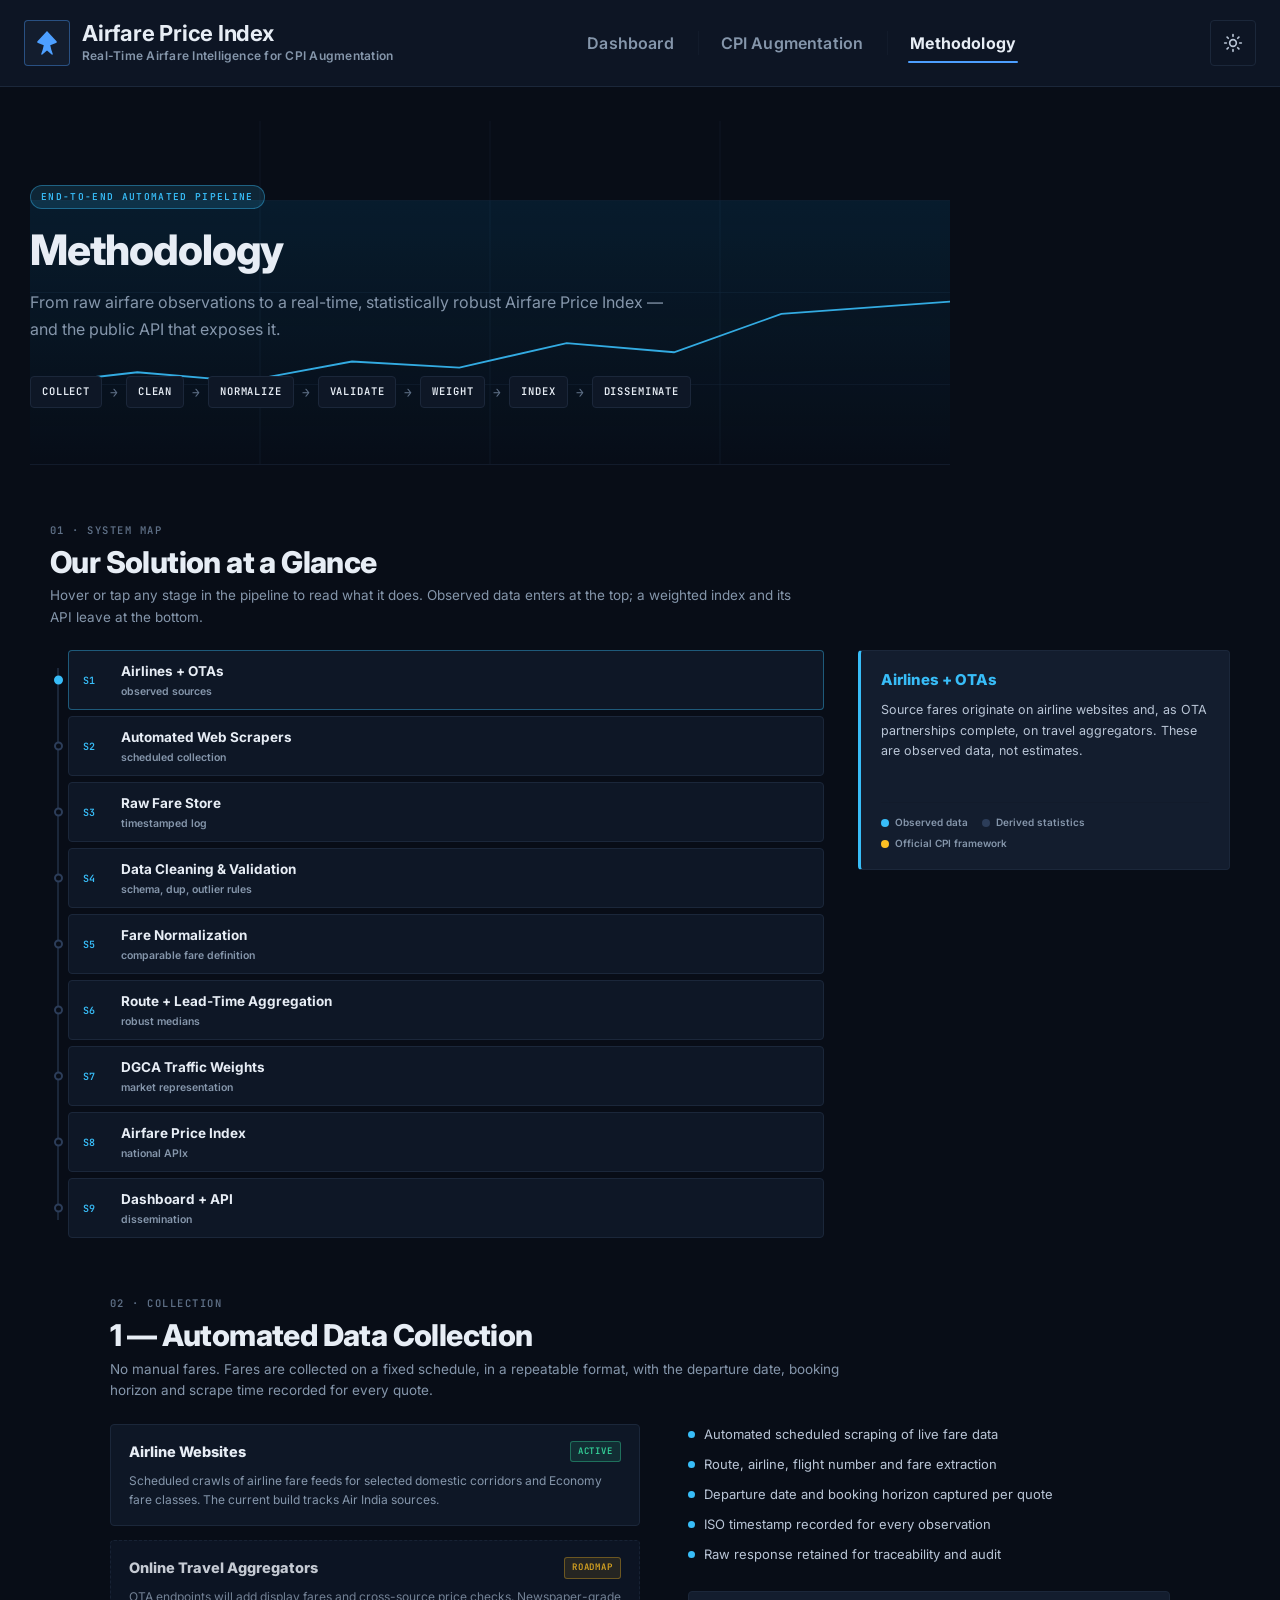
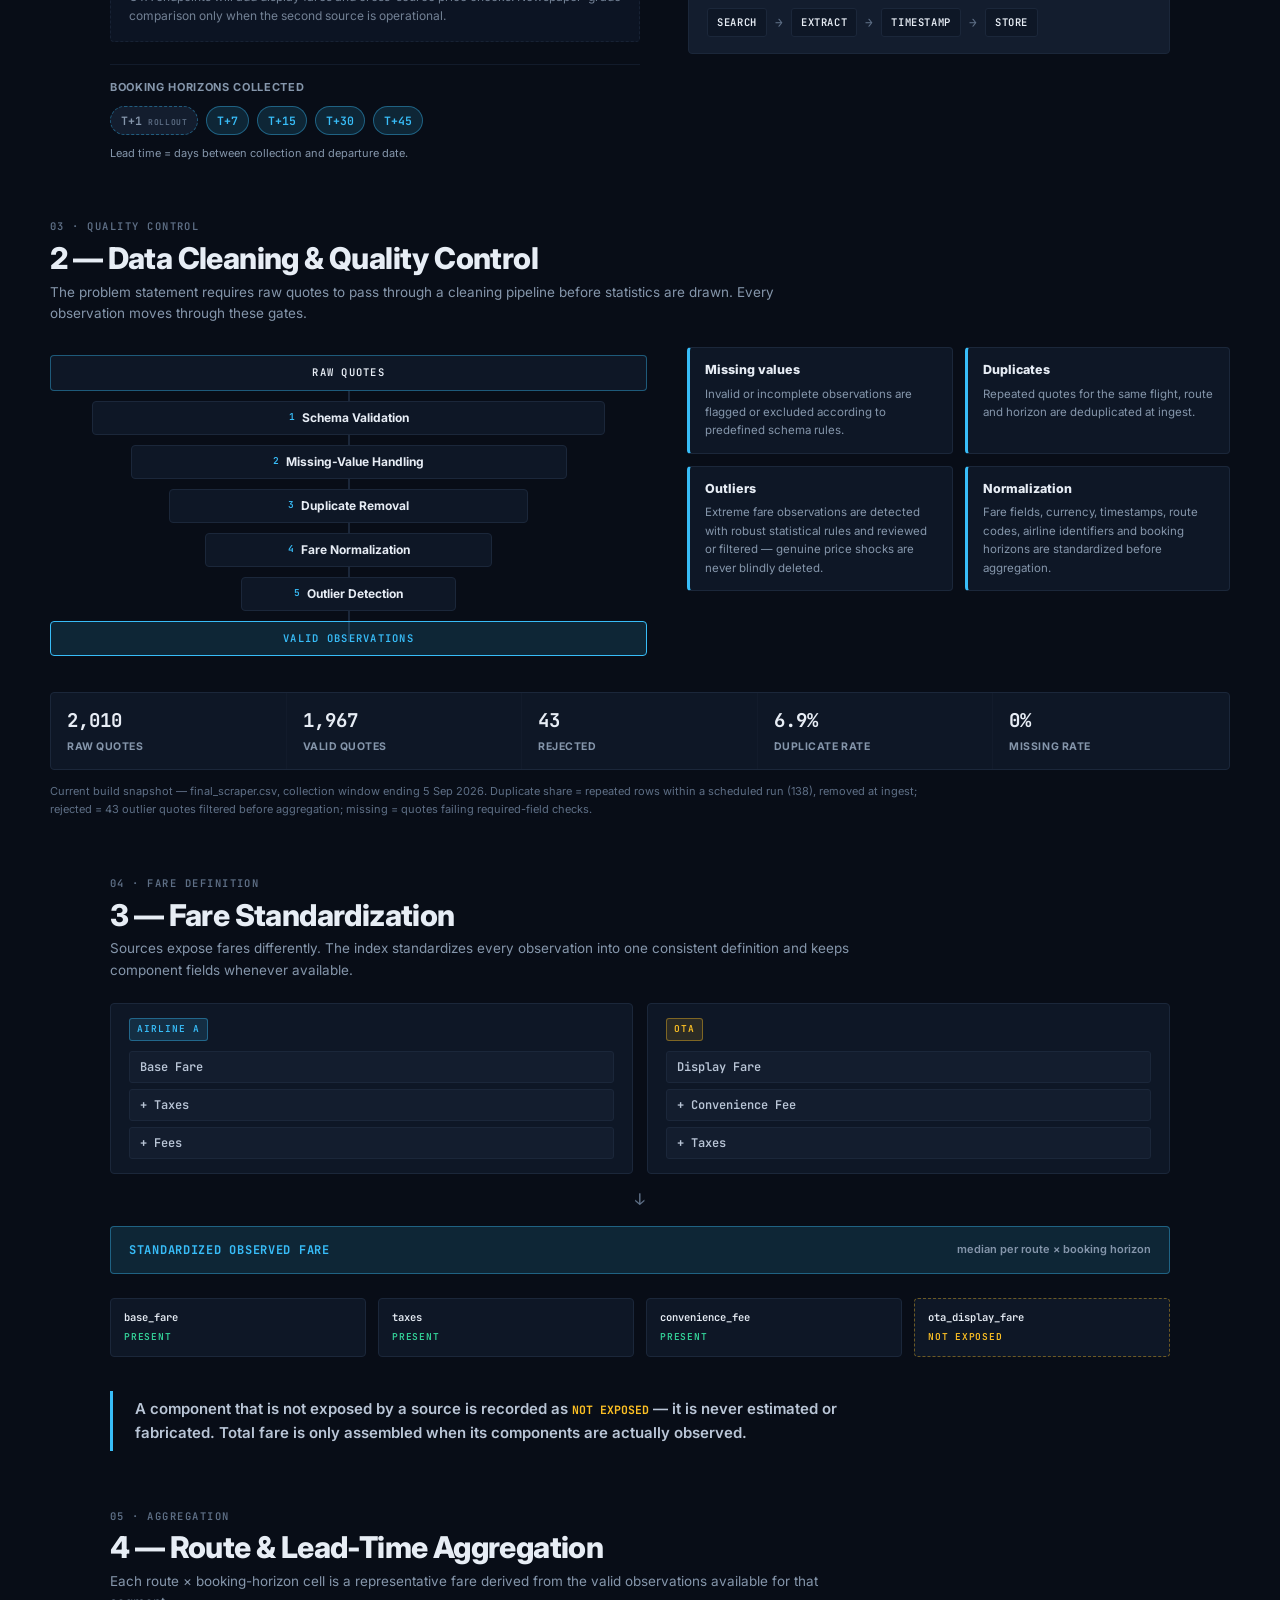
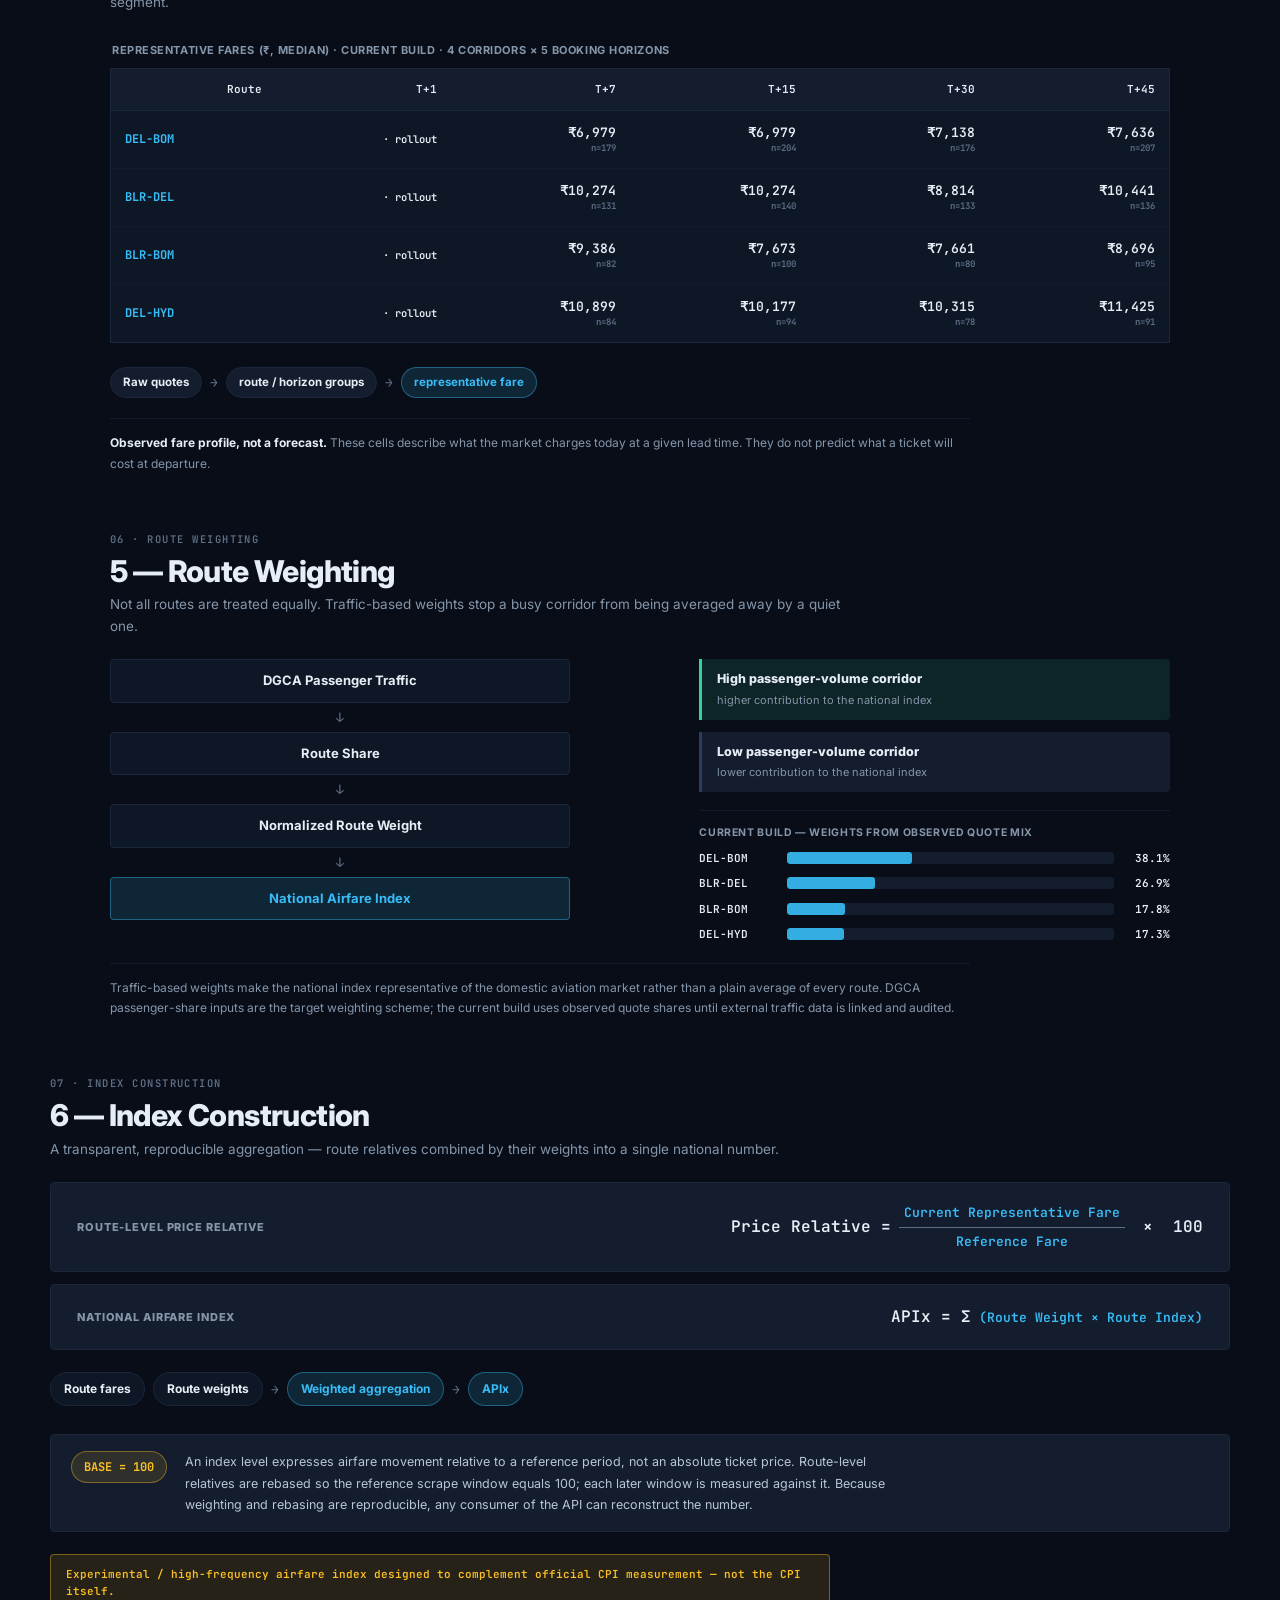
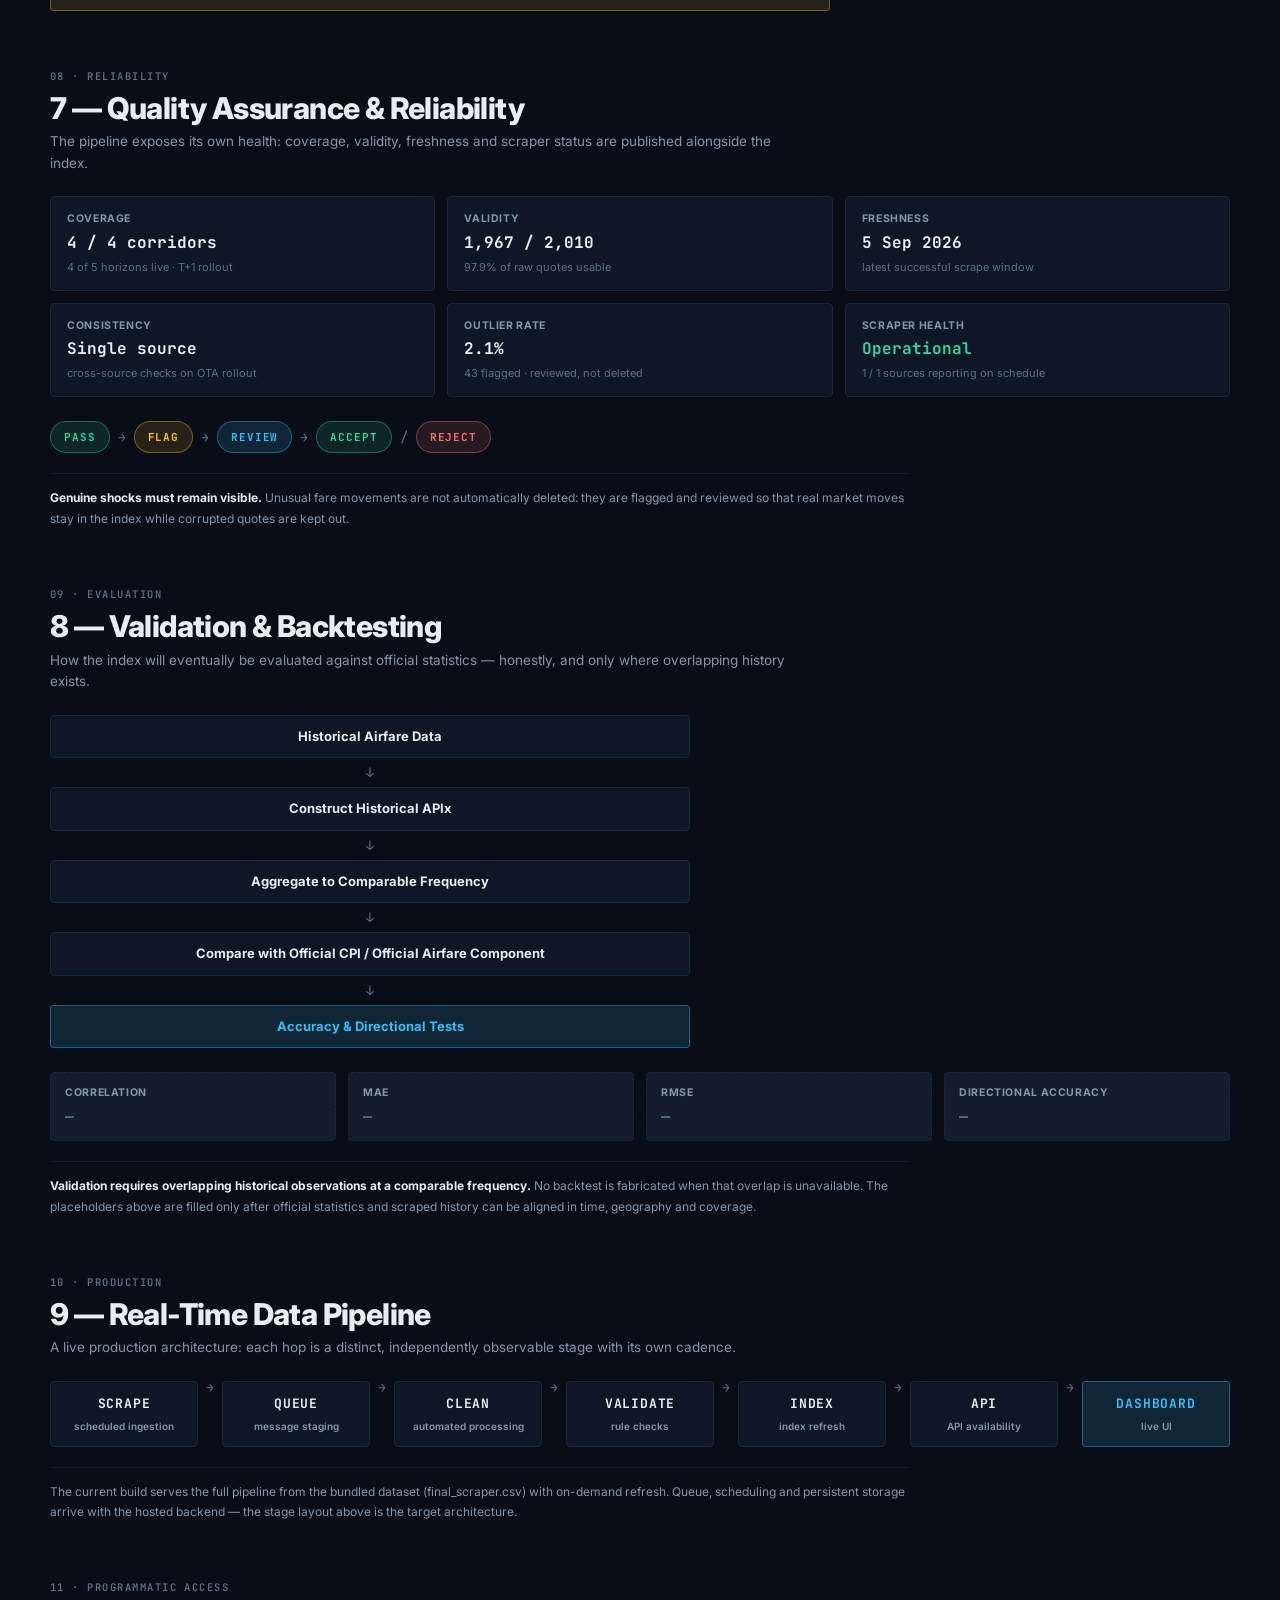
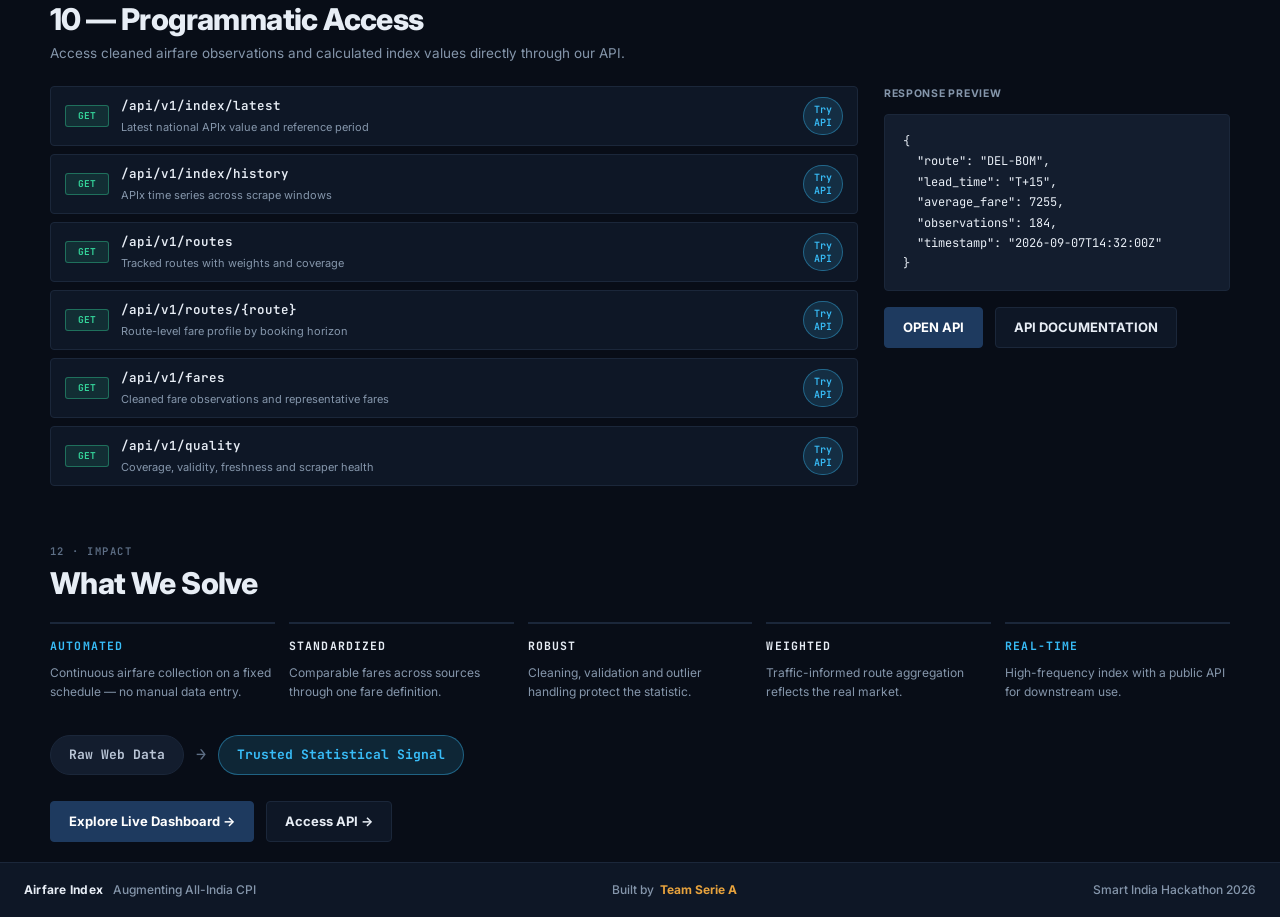
<file: docs/methodology.html>
<!DOCTYPE html>
<html lang="en" data-theme="dark">
<head>
  <meta charset="UTF-8">
  <meta name="viewport" content="width=device-width, initial-scale=1.0">
  <title>Methodology &amp; API · Airfare Price Index — from raw fares to a real-time index</title>
  <link rel="icon" type="image/svg+xml" href="data:image/svg+xml,<svg xmlns='http://www.w3.org/2000/svg' viewBox='0 0 24 24' fill='%230F2A43'><path d='M12 1L21 10.5Q21.3 11.6 20.3 12.1L15 14Q16 18.9 17.3 21.9Q17.8 22.9 16.6 22.9L12 18.9L7.4 22.9Q6.2 22.9 6.7 21.9Q8 18.9 9 14L3.7 12.1Q2.7 11.6 3 10.5Z'/></svg>">

  <link rel="preconnect" href="https://fonts.googleapis.com">
  <link rel="preconnect" href="https://fonts.gstatic.com" crossorigin>
  <link href="https://fonts.googleapis.com/css2?family=Inter:wght@400;500;600;700;800&family=JetBrains+Mono:wght@500;600&display=swap" rel="stylesheet">
  <link rel="stylesheet" href="styles.css">
  <link rel="stylesheet" href="methodology.css">
</head>
<body>

  <!-- Sticky Header -->
  <header class="app-header" id="methodology-header">
    <div class="header-container">
      <a class="brand-section" href="index.html">
        <div class="brand-logo-mark" title="National Airfare Intelligence Engine">
          <svg width="26" height="26" viewBox="0 0 24 24" fill="currentColor" aria-hidden="true">
            <path d="M12 1L21 10.5Q21.3 11.6 20.3 12.1L15 14Q16 18.9 17.3 21.9Q17.8 22.9 16.6 22.9L12 18.9L7.4 22.9Q6.2 22.9 6.7 21.9Q8 18.9 9 14L3.7 12.1Q2.7 11.6 3 10.5Z"/>
          </svg>
        </div>
        <div class="brand-title-wrap">
          <div class="brand-title">
            <span>Airfare Price Index</span>
          </div>
          <span class="india-first-badge">Real-Time Airfare Intelligence for CPI Augmentation</span>
        </div>
      </a>

      <nav>
        <ul class="nav-links">
          <li><a class="nav-link" href="index.html">Dashboard</a></li>
          <li><a class="nav-link" href="cpi.html">CPI Augmentation</a></li>
          <li><a class="nav-link active" href="methodology.html">Methodology</a></li>
        </ul>
      </nav>

      <div class="header-status-area">
        <button class="theme-toggle-btn" id="theme-toggle-btn" title="Toggle Dark / Light mode" aria-label="Toggle Theme">
          <svg id="theme-icon-moon" width="20" height="20" viewBox="0 0 24 24" fill="none" stroke="currentColor" stroke-width="2" stroke-linecap="round" stroke-linejoin="round">
            <path d="M12 3a6 6 0 0 0 9 9 9 9 0 1 1-9-9Z"/>
          </svg>
          <svg id="theme-icon-sun" width="20" height="20" viewBox="0 0 24 24" fill="none" stroke="currentColor" stroke-width="2" stroke-linecap="round" stroke-linejoin="round" style="display: none;">
            <circle cx="12" cy="12" r="4"/><path d="M12 2v2M12 20v2M4.93 4.93l1.41 1.41M17.66 17.66l1.41 1.41M2 12h2M20 12h2M6.34 17.66l-1.41 1.41M19.07 4.93l-1.41 1.41"/>
          </svg>
        </button>
      </div>
    </div>
  </header>

  <main class="cpi-main">

    <!-- HERO -->
    <section class="cpi-hero meth-hero reveal-section" id="meth-hero">
      <div class="cpi-hero-bg" aria-hidden="true">
        <svg viewBox="0 0 1200 480" preserveAspectRatio="xMidYMid slice">
          <defs>
            <linearGradient id="methHeroFill" x1="0" y1="0" x2="0" y2="1">
              <stop offset="0%" stop-color="#0284C7" stop-opacity="0.14"/>
              <stop offset="100%" stop-color="#0284C7" stop-opacity="0"/>
            </linearGradient>
          </defs>
          <g class="cpi-hero-grid">
            <line x1="0" y1="120" x2="1200" y2="120"/><line x1="0" y1="240" x2="1200" y2="240"/><line x1="0" y1="360" x2="1200" y2="360"/>
            <line x1="300" y1="0" x2="300" y2="480"/><line x1="600" y1="0" x2="600" y2="480"/><line x1="900" y1="0" x2="900" y2="480"/>
          </g>
          <rect class="cpi-hero-area" x="0" y="120" width="1200" height="360"/>
          <polyline class="cpi-hero-line" points="0,360 140,344 280,356 420,330 560,338 700,306 840,318 980,268 1200,252"/>
        </svg>
      </div>

      <div class="meth-sys-badge">END-TO-END AUTOMATED PIPELINE</div>

      <h1 class="cpi-hero-title">Methodology</h1>
      <p class="cpi-hero-sub">From raw airfare observations to a real-time, statistically robust Airfare Price Index — and the public API that exposes it.</p>

      <div class="meth-pipeline" role="list" aria-label="Data pipeline stages">
        <span class="meth-pipe-stage" role="listitem">COLLECT</span>
        <span class="meth-pipe-arrow" aria-hidden="true">→</span>
        <span class="meth-pipe-stage" role="listitem">CLEAN</span>
        <span class="meth-pipe-arrow" aria-hidden="true">→</span>
        <span class="meth-pipe-stage" role="listitem">NORMALIZE</span>
        <span class="meth-pipe-arrow" aria-hidden="true">→</span>
        <span class="meth-pipe-stage" role="listitem">VALIDATE</span>
        <span class="meth-pipe-arrow" aria-hidden="true">→</span>
        <span class="meth-pipe-stage" role="listitem">WEIGHT</span>
        <span class="meth-pipe-arrow" aria-hidden="true">→</span>
        <span class="meth-pipe-stage" role="listitem">INDEX</span>
        <span class="meth-pipe-arrow" aria-hidden="true">→</span>
        <span class="meth-pipe-stage" role="listitem">DISSEMINATE</span>
      </div>
    </section>

    <!-- 1 · OUR SOLUTION AT A GLANCE -->
    <section class="cpi-section cpi-section-wide reveal-section" id="sec-arch">
      <div class="cpi-section-head">
        <span class="cpi-kicker">01 · System Map</span>
        <h2 class="cpi-section-title">Our Solution at a Glance</h2>
        <p class="cpi-section-sub">Hover or tap any stage in the pipeline to read what it does. Observed data enters at the top; a weighted index and its API leave at the bottom.</p>
      </div>

      <div class="meth-arch-grid">
        <ol class="meth-arch-rail" id="methArchRail">
          <li class="meth-arch-node" data-idx="0" tabindex="0" role="button">
            <span class="meth-arch-idx">S1</span>
            <div class="meth-arch-body"><span class="meth-arch-name">Airlines + OTAs</span><span class="meth-arch-tag">observed sources</span></div>
          </li>
          <li class="meth-arch-node" data-idx="1" tabindex="0" role="button">
            <span class="meth-arch-idx">S2</span>
            <div class="meth-arch-body"><span class="meth-arch-name">Automated Web Scrapers</span><span class="meth-arch-tag">scheduled collection</span></div>
          </li>
          <li class="meth-arch-node" data-idx="2" tabindex="0" role="button">
            <span class="meth-arch-idx">S3</span>
            <div class="meth-arch-body"><span class="meth-arch-name">Raw Fare Store</span><span class="meth-arch-tag">timestamped log</span></div>
          </li>
          <li class="meth-arch-node" data-idx="3" tabindex="0" role="button">
            <span class="meth-arch-idx">S4</span>
            <div class="meth-arch-body"><span class="meth-arch-name">Data Cleaning &amp; Validation</span><span class="meth-arch-tag">schema, dup, outlier rules</span></div>
          </li>
          <li class="meth-arch-node" data-idx="4" tabindex="0" role="button">
            <span class="meth-arch-idx">S5</span>
            <div class="meth-arch-body"><span class="meth-arch-name">Fare Normalization</span><span class="meth-arch-tag">comparable fare definition</span></div>
          </li>
          <li class="meth-arch-node" data-idx="5" tabindex="0" role="button">
            <span class="meth-arch-idx">S6</span>
            <div class="meth-arch-body"><span class="meth-arch-name">Route + Lead-Time Aggregation</span><span class="meth-arch-tag">robust medians</span></div>
          </li>
          <li class="meth-arch-node" data-idx="6" tabindex="0" role="button">
            <span class="meth-arch-idx">S7</span>
            <div class="meth-arch-body"><span class="meth-arch-name">DGCA Traffic Weights</span><span class="meth-arch-tag">market representation</span></div>
          </li>
          <li class="meth-arch-node" data-idx="7" tabindex="0" role="button">
            <span class="meth-arch-idx">S8</span>
            <div class="meth-arch-body"><span class="meth-arch-name">Airfare Price Index</span><span class="meth-arch-tag">national APIx</span></div>
          </li>
          <li class="meth-arch-node" data-idx="8" tabindex="0" role="button">
            <span class="meth-arch-idx">S9</span>
            <div class="meth-arch-body"><span class="meth-arch-name">Dashboard + API</span><span class="meth-arch-tag">dissemination</span></div>
          </li>
        </ol>

        <aside class="meth-arch-detail" id="methArchDetail" aria-live="polite">
          <span class="meth-arch-detail-name" id="methArchName">Select a stage</span>
          <span class="meth-arch-detail-desc" id="methArchDesc">Each stage of the pipeline turns raw web observations into a cleaner, more decision-ready artifact — ending in the index and its API.</span>
          <div class="meth-arch-legend">
            <span class="meth-lego"><i class="meth-dot-obs"></i>Observed data</span>
            <span class="meth-lego"><i class="meth-dot-der"></i>Derived statistics</span>
            <span class="meth-lego"><i class="meth-dot-off"></i>Official CPI framework</span>
          </div>
        </aside>
      </div>
    </section>

    <!-- 2 · AUTOMATED DATA COLLECTION -->
    <section class="cpi-section reveal-section" id="sec-collect">
      <div class="cpi-section-head">
        <span class="cpi-kicker">02 · Collection</span>
        <h2 class="cpi-section-title">1 — Automated Data Collection</h2>
        <p class="cpi-section-sub">No manual fares. Fares are collected on a fixed schedule, in a repeatable format, with the departure date, booking horizon and scrape time recorded for every quote.</p>
      </div>

      <div class="cpi-section-grid cpi-what-grid">
        <div class="meth-source-col">
          <div class="meth-source-card">
            <div class="meth-source-head">
              <span class="meth-source-name">Airline Websites</span>
              <span class="meth-status-chip meth-ok">ACTIVE</span>
            </div>
            <p class="meth-source-desc">Scheduled crawls of airline fare feeds for selected domestic corridors and Economy fare classes. The current build tracks Air India sources.</p>
          </div>
          <div class="meth-source-card meth-planned">
            <div class="meth-source-head">
              <span class="meth-source-name">Online Travel Aggregators</span>
              <span class="meth-status-chip meth-future">ROADMAP</span>
            </div>
            <p class="meth-source-desc">OTA endpoints will add display fares and cross-source price checks. Newspaper-grade comparison only when the second source is operational.</p>
          </div>

          <div class="meth-subvisual">
            <span class="meth-subvisual-title">Booking horizons collected</span>
            <div class="meth-horizons">
              <span class="meth-hzone meth-hzone-soon">T+1<span class="meth-hzone-note">rollout</span></span>
              <span class="meth-hzone">T+7</span>
              <span class="meth-hzone">T+15</span>
              <span class="meth-hzone">T+30</span>
              <span class="meth-hzone">T+45</span>
            </div>
            <p class="meth-subvisual-note">Lead time = days between collection and departure date.</p>
          </div>
        </div>

        <div class="meth-collect-right">
          <ul class="meth-check-list">
            <li>Automated scheduled scraping of live fare data</li>
            <li>Route, airline, flight number and fare extraction</li>
            <li>Departure date and booking horizon captured per quote</li>
            <li>ISO timestamp recorded for every observation</li>
            <li>Raw response retained for traceability and audit</li>
          </ul>

          <div class="meth-micro-flow">
            <span class="meth-micro-step">SEARCH</span>
            <span class="meth-pipe-arrow" aria-hidden="true">→</span>
            <span class="meth-micro-step">EXTRACT</span>
            <span class="meth-pipe-arrow" aria-hidden="true">→</span>
            <span class="meth-micro-step">TIMESTAMP</span>
            <span class="meth-pipe-arrow" aria-hidden="true">→</span>
            <span class="meth-micro-step">STORE</span>
          </div>
        </div>
      </div>
    </section>

    <!-- 3 · DATA CLEANING & QUALITY CONTROL -->
    <section class="cpi-section cpi-section-wide reveal-section" id="sec-clean">
      <div class="cpi-section-head">
        <span class="cpi-kicker">03 · Quality Control</span>
        <h2 class="cpi-section-title">2 — Data Cleaning &amp; Quality Control</h2>
        <p class="cpi-section-sub">The problem statement requires raw quotes to pass through a cleaning pipeline before statistics are drawn. Every observation moves through these gates.</p>
      </div>

      <div class="meth-clean-grid">
        <div class="meth-funnel" id="methFunnel" role="list" aria-label="Cleaning funnel">
          <div class="meth-funnel-head" role="listitem">RAW QUOTES</div>
          <div class="meth-funnel-stage" role="listitem"><span class="meth-funnel-flag">1</span>Schema Validation</div>
          <div class="meth-funnel-stage" role="listitem"><span class="meth-funnel-flag">2</span>Missing-Value Handling</div>
          <div class="meth-funnel-stage" role="listitem"><span class="meth-funnel-flag">3</span>Duplicate Removal</div>
          <div class="meth-funnel-stage" role="listitem"><span class="meth-funnel-flag">4</span>Fare Normalization</div>
          <div class="meth-funnel-stage" role="listitem"><span class="meth-funnel-flag">5</span>Outlier Detection</div>
          <div class="meth-funnel-tail" role="listitem">VALID OBSERVATIONS</div>
        </div>

        <div class="meth-clean-cards">
          <div class="meth-clean-card">
            <h4 class="meth-clean-title">Missing values</h4>
            <p class="meth-clean-desc">Invalid or incomplete observations are flagged or excluded according to predefined schema rules.</p>
          </div>
          <div class="meth-clean-card">
            <h4 class="meth-clean-title">Duplicates</h4>
            <p class="meth-clean-desc">Repeated quotes for the same flight, route and horizon are deduplicated at ingest.</p>
          </div>
          <div class="meth-clean-card">
            <h4 class="meth-clean-title">Outliers</h4>
            <p class="meth-clean-desc">Extreme fare observations are detected with robust statistical rules and reviewed or filtered — genuine price shocks are never blindly deleted.</p>
          </div>
          <div class="meth-clean-card">
            <h4 class="meth-clean-title">Normalization</h4>
            <p class="meth-clean-desc">Fare fields, currency, timestamps, route codes, airline identifiers and booking horizons are standardized before aggregation.</p>
          </div>
        </div>
      </div>

      <div class="meth-kpi-strip">
        <div class="meth-kpi"><span class="meth-kpi-val">2,010</span><span class="meth-kpi-lbl">Raw Quotes</span></div>
        <div class="meth-kpi"><span class="meth-kpi-val">1,967</span><span class="meth-kpi-lbl">Valid Quotes</span></div>
        <div class="meth-kpi"><span class="meth-kpi-val">43</span><span class="meth-kpi-lbl">Rejected</span></div>
        <div class="meth-kpi"><span class="meth-kpi-val">6.9%</span><span class="meth-kpi-lbl">Duplicate Rate</span></div>
        <div class="meth-kpi"><span class="meth-kpi-val">0%</span><span class="meth-kpi-lbl">Missing Rate</span></div>
      </div>
      <p class="meth-data-note">Current build snapshot — final_scraper.csv, collection window ending 5 Sep 2026. Duplicate share = repeated rows within a scheduled run (138), removed at ingest; rejected = 43 outlier quotes filtered before aggregation; missing = quotes failing required-field checks.</p>
    </section>

    <!-- 4 · FARE STANDARDIZATION -->
    <section class="cpi-section reveal-section" id="sec-normalize">
      <div class="cpi-section-head">
        <span class="cpi-kicker">04 · Fare Definition</span>
        <h2 class="cpi-section-title">3 — Fare Standardization</h2>
        <p class="cpi-section-sub">Sources expose fares differently. The index standardizes every observation into one consistent definition and keeps component fields whenever available.</p>
      </div>

      <div class="meth-std-grid">
        <div class="meth-std-src">
          <span class="meth-std-chip">AIRLINE A</span>
          <div class="meth-std-rows">
            <span class="meth-std-row">Base Fare</span>
            <span class="meth-std-row">+ Taxes</span>
            <span class="meth-std-row">+ Fees</span>
          </div>
        </div>
        <div class="meth-std-src meth-std-ota">
          <span class="meth-std-chip">OTA</span>
          <div class="meth-std-rows">
            <span class="meth-std-row">Display Fare</span>
            <span class="meth-std-row">+ Convenience Fee</span>
            <span class="meth-std-row">+ Taxes</span>
          </div>
        </div>
        <div class="meth-std-arrow" aria-hidden="true">↓</div>
        <div class="meth-std-out">
          <span class="meth-std-outname">STANDARDIZED OBSERVED FARE</span>
          <span class="meth-std-outsub">median per route × booking horizon</span>
        </div>
      </div>

      <div class="meth-comp-blocks">
        <div class="meth-comp-block">
          <span class="meth-comp-lab">base_fare</span>
          <span class="meth-comp-val meth-comp-ok">present</span>
        </div>
        <div class="meth-comp-block">
          <span class="meth-comp-lab">taxes</span>
          <span class="meth-comp-val meth-comp-ok">present</span>
        </div>
        <div class="meth-comp-block">
          <span class="meth-comp-lab">convenience_fee</span>
          <span class="meth-comp-val meth-comp-ok">present</span>
        </div>
        <div class="meth-comp-block meth-comp-absent">
          <span class="meth-comp-lab">ota_display_fare</span>
          <span class="meth-comp-val meth-no">NOT EXPOSED</span>
        </div>
      </div>

      <div class="cpi-quote">A component that is not exposed by a source is recorded as <span class="meth-inline-no">NOT EXPOSED</span> — it is never estimated or fabricated. Total fare is only assembled when its components are actually observed.</div>
    </section>

    <!-- 5 · ROUTE & LEAD-TIME AGGREGATION -->
    <section class="cpi-section reveal-section" id="sec-aggregate">
      <div class="cpi-section-head">
        <span class="cpi-kicker">05 · Aggregation</span>
        <h2 class="cpi-section-title">4 — Route &amp; Lead-Time Aggregation</h2>
        <p class="cpi-section-sub">Each route × booking-horizon cell is a representative fare derived from the valid observations available for that segment.</p>
      </div>

      <div class="meth-matrix-wrap">
        <table class="meth-matrix">
          <caption class="meth-matrix-cap">Representative fares (₹, median) · current build · 4 corridors × 5 booking horizons</caption>
          <thead>
            <tr>
              <th scope="col" class="meth-th-route">Route</th>
              <th scope="col">T+1</th>
              <th scope="col">T+7</th>
              <th scope="col">T+15</th>
              <th scope="col">T+30</th>
              <th scope="col">T+45</th>
            </tr>
          </thead>
          <tbody>
            <tr>
              <th scope="row">DEL−BOM</th>
              <td class="meth-cell-soon">· rollout</td>
              <td>₹6,979 <span class="meth-cell-n">n=179</span></td>
              <td>₹6,979 <span class="meth-cell-n">n=204</span></td>
              <td>₹7,138 <span class="meth-cell-n">n=176</span></td>
              <td>₹7,636 <span class="meth-cell-n">n=207</span></td>
            </tr>
            <tr>
              <th scope="row">BLR−DEL</th>
              <td class="meth-cell-soon">· rollout</td>
              <td>₹10,274 <span class="meth-cell-n">n=131</span></td>
              <td>₹10,274 <span class="meth-cell-n">n=140</span></td>
              <td>₹8,814 <span class="meth-cell-n">n=133</span></td>
              <td>₹10,441 <span class="meth-cell-n">n=136</span></td>
            </tr>
            <tr>
              <th scope="row">BLR−BOM</th>
              <td class="meth-cell-soon">· rollout</td>
              <td>₹9,386 <span class="meth-cell-n">n=82</span></td>
              <td>₹7,673 <span class="meth-cell-n">n=100</span></td>
              <td>₹7,661 <span class="meth-cell-n">n=80</span></td>
              <td>₹8,696 <span class="meth-cell-n">n=95</span></td>
            </tr>
            <tr>
              <th scope="row">DEL−HYD</th>
              <td class="meth-cell-soon">· rollout</td>
              <td>₹10,899 <span class="meth-cell-n">n=84</span></td>
              <td>₹10,177 <span class="meth-cell-n">n=94</span></td>
              <td>₹10,315 <span class="meth-cell-n">n=78</span></td>
              <td>₹11,425 <span class="meth-cell-n">n=91</span></td>
            </tr>
          </tbody>
        </table>
      </div>

      <div class="meth-aggr-flow">
        <span class="meth-aggr-chip">Raw quotes</span>
        <span class="meth-pipe-arrow" aria-hidden="true">→</span>
        <span class="meth-aggr-chip">route / horizon groups</span>
        <span class="meth-pipe-arrow" aria-hidden="true">→</span>
        <span class="meth-aggr-chip meth-aggr-out">representative fare</span>
      </div>

      <p class="meth-note-line"><span class="meth-emphasis">Observed fare profile, not a forecast.</span> These cells describe what the market charges today at a given lead time. They do not predict what a ticket will cost at departure.</p>
    </section>

    <!-- 6 · ROUTE WEIGHTING -->
    <section class="cpi-section reveal-section" id="sec-weight">
      <div class="cpi-section-head">
        <span class="cpi-kicker">06 · Route Weighting</span>
        <h2 class="cpi-section-title">5 — Route Weighting</h2>
        <p class="cpi-section-sub">Not all routes are treated equally. Traffic-based weights stop a busy corridor from being averaged away by a quiet one.</p>
      </div>

      <div class="cpi-section-grid">
        <div class="meth-weight-flow">
          <div class="meth-weight-step">DGCA Passenger Traffic</div>
          <div class="meth-pipe-arrow" aria-hidden="true">↓</div>
          <div class="meth-weight-step">Route Share</div>
          <div class="meth-pipe-arrow" aria-hidden="true">↓</div>
          <div class="meth-weight-step">Normalized Route Weight</div>
          <div class="meth-pipe-arrow" aria-hidden="true">↓</div>
          <div class="meth-weight-step meth-weight-out">National Airfare Index</div>
        </div>

        <div class="meth-weight-right">
          <div class="meth-example">
            <span class="meth-example-title">High passenger-volume corridor</span>
            <span class="meth-example-txt">higher contribution to the national index</span>
          </div>
          <div class="meth-example meth-example-low">
            <span class="meth-example-title">Low passenger-volume corridor</span>
            <span class="meth-example-txt">lower contribution to the national index</span>
          </div>

          <div class="meth-weight-bars">
            <span class="meth-weight-bars-title">Current build — weights from observed quote mix</span>
            <div class="meth-bar-row"><span class="meth-bar-name">DEL−BOM</span><div class="meth-bar-track"><i class="meth-bar" style="width:38.1%"></i></div><span class="meth-bar-val">38.1%</span></div>
            <div class="meth-bar-row"><span class="meth-bar-name">BLR−DEL</span><div class="meth-bar-track"><i class="meth-bar" style="width:26.9%"></i></div><span class="meth-bar-val">26.9%</span></div>
            <div class="meth-bar-row"><span class="meth-bar-name">BLR−BOM</span><div class="meth-bar-track"><i class="meth-bar" style="width:17.8%"></i></div><span class="meth-bar-val">17.8%</span></div>
            <div class="meth-bar-row"><span class="meth-bar-name">DEL−HYD</span><div class="meth-bar-track"><i class="meth-bar" style="width:17.3%"></i></div><span class="meth-bar-val">17.3%</span></div>
          </div>
        </div>
      </div>

      <p class="meth-note-line">Traffic-based weights make the national index representative of the domestic aviation market rather than a plain average of every route. DGCA passenger-share inputs are the target weighting scheme; the current build uses observed quote shares until external traffic data is linked and audited.</p>
    </section>

    <!-- 7 · INDEX CONSTRUCTION -->
    <section class="cpi-section cpi-section-wide reveal-section" id="sec-index">
      <div class="cpi-section-head">
        <span class="cpi-kicker">07 · Index Construction</span>
        <h2 class="cpi-section-title">6 — Index Construction</h2>
        <p class="cpi-section-sub">A transparent, reproducible aggregation — route relatives combined by their weights into a single national number.</p>
      </div>

      <div class="meth-formula-area">
        <div class="meth-formula">
          <span class="meth-formula-lbl">Route-level price relative</span>
          <div class="meth-formula-expr">Price Relative = <span class="meth-frac"><span class="meth-frac-num">Current Representative Fare</span><span class="meth-frac-den">Reference Fare</span></span> &nbsp;×&nbsp; 100</div>
        </div>
        <div class="meth-formula">
          <span class="meth-formula-lbl">National Airfare Index</span>
          <div class="meth-formula-expr">APIx = Σ <span class="meth-frac-sub">(Route Weight × Route Index)</span></div>
        </div>
      </div>

      <div class="meth-index-flow">
        <span class="meth-if-chip">Route fares</span>
        <span class="meth-if-chip">Route weights</span>
        <span class="meth-pipe-arrow" aria-hidden="true">→</span>
        <span class="meth-if-chip meth-if-out">Weighted aggregation</span>
        <span class="meth-pipe-arrow" aria-hidden="true">→</span>
        <span class="meth-if-chip meth-if-out">APIx</span>
      </div>

      <div class="meth-base-strip">
        <span class="meth-base-chip">BASE = 100</span>
        <p class="meth-base-txt">An index level expresses airfare movement relative to a reference period, not an absolute ticket price. Route-level relatives are rebased so the reference scrape window equals 100; each later window is measured against it. Because weighting and rebasing are reproducible, any consumer of the API can reconstruct the number.</p>
      </div>

      <div class="meth-exp-label">Experimental / high-frequency airfare index designed to complement official CPI measurement — not the CPI itself.</div>
    </section>

    <!-- 8 · QUALITY ASSURANCE & RELIABILITY -->
    <section class="cpi-section cpi-section-wide reveal-section" id="sec-qa">
      <div class="cpi-section-head">
        <span class="cpi-kicker">08 · Reliability</span>
        <h2 class="cpi-section-title">7 — Quality Assurance &amp; Reliability</h2>
        <p class="cpi-section-sub">The pipeline exposes its own health: coverage, validity, freshness and scraper status are published alongside the index.</p>
      </div>

      <div class="meth-qa-grid">
        <div class="meth-qa-card">
          <span class="meth-qa-name">Coverage</span>
          <span class="meth-qa-val">4 / 4 corridors</span>
          <span class="meth-qa-sub">4 of 5 horizons live · T+1 rollout</span>
        </div>
        <div class="meth-qa-card">
          <span class="meth-qa-name">Validity</span>
          <span class="meth-qa-val">1,967 / 2,010</span>
          <span class="meth-qa-sub">97.9% of raw quotes usable</span>
        </div>
        <div class="meth-qa-card">
          <span class="meth-qa-name">Freshness</span>
          <span class="meth-qa-val">5 Sep 2026</span>
          <span class="meth-qa-sub">latest successful scrape window</span>
        </div>
        <div class="meth-qa-card">
          <span class="meth-qa-name">Consistency</span>
          <span class="meth-qa-val">Single source</span>
          <span class="meth-qa-sub">cross-source checks on OTA rollout</span>
        </div>
        <div class="meth-qa-card">
          <span class="meth-qa-name">Outlier Rate</span>
          <span class="meth-qa-val">2.1%</span>
          <span class="meth-qa-sub">43 flagged · reviewed, not deleted</span>
        </div>
        <div class="meth-qa-card">
          <span class="meth-qa-name">Scraper Health</span>
          <span class="meth-qa-val meth-qa-ok">Operational</span>
          <span class="meth-qa-sub">1 / 1 sources reporting on schedule</span>
        </div>
      </div>

      <div class="meth-qa-flow">
        <span class="meth-qa-flow-step meth-qa-pass">PASS</span>
        <span class="meth-pipe-arrow" aria-hidden="true">→</span>
        <span class="meth-qa-flow-step meth-qa-flag">FLAG</span>
        <span class="meth-pipe-arrow" aria-hidden="true">→</span>
        <span class="meth-qa-flow-step meth-qa-review">REVIEW</span>
        <span class="meth-pipe-arrow" aria-hidden="true">→</span>
        <span class="meth-qa-flow-step meth-qa-accept">ACCEPT</span>
        <span class="meth-qa-or" aria-hidden="true">/</span>
        <span class="meth-qa-flow-step meth-qa-reject">REJECT</span>
      </div>

      <p class="meth-note-line"><span class="meth-emphasis">Genuine shocks must remain visible.</span> Unusual fare movements are not automatically deleted: they are flagged and reviewed so that real market moves stay in the index while corrupted quotes are kept out.</p>
    </section>

    <!-- 9 · VALIDATION & BACKTESTING -->
    <section class="cpi-section cpi-section-wide reveal-section" id="sec-validate">
      <div class="cpi-section-head">
        <span class="cpi-kicker">09 · Evaluation</span>
        <h2 class="cpi-section-title">8 — Validation &amp; Backtesting</h2>
        <p class="cpi-section-sub">How the index will eventually be evaluated against official statistics — honestly, and only where overlapping history exists.</p>
      </div>

      <div class="meth-validate-col">
        <div class="meth-validate-step">Historical Airfare Data</div>
        <div class="meth-pipe-arrow" aria-hidden="true">↓</div>
        <div class="meth-validate-step">Construct Historical APIx</div>
        <div class="meth-pipe-arrow" aria-hidden="true">↓</div>
        <div class="meth-validate-step">Aggregate to Comparable Frequency</div>
        <div class="meth-pipe-arrow" aria-hidden="true">↓</div>
        <div class="meth-validate-step">Compare with Official CPI / Official Airfare Component</div>
        <div class="meth-pipe-arrow" aria-hidden="true">↓</div>
        <div class="meth-validate-step meth-validate-out">Accuracy &amp; Directional Tests</div>
      </div>

      <div class="meth-metric-row">
        <div class="meth-metric"><span class="meth-metric-name">Correlation</span><span class="meth-metric-pad">—</span></div>
        <div class="meth-metric"><span class="meth-metric-name">MAE</span><span class="meth-metric-pad">—</span></div>
        <div class="meth-metric"><span class="meth-metric-name">RMSE</span><span class="meth-metric-pad">—</span></div>
        <div class="meth-metric"><span class="meth-metric-name">Directional Accuracy</span><span class="meth-metric-pad">—</span></div>
      </div>

      <p class="meth-note-line"><span class="meth-emphasis">Validation requires overlapping historical observations at a comparable frequency.</span> No backtest is fabricated when that overlap is unavailable. The placeholders above are filled only after official statistics and scraped history can be aligned in time, geography and coverage.</p>
    </section>

    <!-- 10 · REAL-TIME DATA PIPELINE -->
    <section class="cpi-section cpi-section-wide reveal-section" id="sec-pipeline">
      <div class="cpi-section-head">
        <span class="cpi-kicker">10 · Production</span>
        <h2 class="cpi-section-title">9 — Real-Time Data Pipeline</h2>
        <p class="cpi-section-sub">A live production architecture: each hop is a distinct, independently observable stage with its own cadence.</p>
      </div>

      <div class="meth-prod">
        <div class="meth-prod-stage">
          <span class="meth-prod-name">SCRAPE</span>
          <span class="meth-prod-tag">scheduled ingestion</span>
        </div>
        <span class="meth-pipe-arrow" aria-hidden="true">→</span>
        <div class="meth-prod-stage">
          <span class="meth-prod-name">QUEUE</span>
          <span class="meth-prod-tag">message staging</span>
        </div>
        <span class="meth-pipe-arrow" aria-hidden="true">→</span>
        <div class="meth-prod-stage">
          <span class="meth-prod-name">CLEAN</span>
          <span class="meth-prod-tag">automated processing</span>
        </div>
        <span class="meth-pipe-arrow" aria-hidden="true">→</span>
        <div class="meth-prod-stage">
          <span class="meth-prod-name">VALIDATE</span>
          <span class="meth-prod-tag">rule checks</span>
        </div>
        <span class="meth-pipe-arrow" aria-hidden="true">→</span>
        <div class="meth-prod-stage">
          <span class="meth-prod-name">INDEX</span>
          <span class="meth-prod-tag">index refresh</span>
        </div>
        <span class="meth-pipe-arrow" aria-hidden="true">→</span>
        <div class="meth-prod-stage">
          <span class="meth-prod-name">API</span>
          <span class="meth-prod-tag">API availability</span>
        </div>
        <span class="meth-pipe-arrow" aria-hidden="true">→</span>
        <div class="meth-prod-stage meth-prod-out">
          <span class="meth-prod-name">DASHBOARD</span>
          <span class="meth-prod-tag">live UI</span>
        </div>
      </div>

      <p class="meth-note-line">The current build serves the full pipeline from the bundled dataset (final_scraper.csv) with on-demand refresh. Queue, scheduling and persistent storage arrive with the hosted backend — the stage layout above is the target architecture.</p>
    </section>

    <!-- 11 · API ACCESS -->
    <section class="cpi-section cpi-section-wide reveal-section" id="sec-api">
      <div class="cpi-section-head">
        <span class="cpi-kicker">11 · Programmatic Access</span>
        <h2 class="cpi-section-title">10 — Programmatic Access</h2>
        <p class="cpi-section-sub">Access cleaned airfare observations and calculated index values directly through our API.</p>
      </div>

      <div class="meth-api-grid">
        <div class="meth-api-console">
          <div class="meth-endpoint">
            <span class="meth-method">GET</span>
            <code class="meth-epl">/api/v1/index/latest</code>
            <span class="meth-epl-desc">Latest national APIx value and reference period</span>
            <button class="meth-try" type="button" data-try="0">Try API</button>
          </div>
          <div class="meth-endpoint">
            <span class="meth-method">GET</span>
            <code class="meth-epl">/api/v1/index/history</code>
            <span class="meth-epl-desc">APIx time series across scrape windows</span>
            <button class="meth-try" type="button" data-try="1">Try API</button>
          </div>
          <div class="meth-endpoint">
            <span class="meth-method">GET</span>
            <code class="meth-epl">/api/v1/routes</code>
            <span class="meth-epl-desc">Tracked routes with weights and coverage</span>
            <button class="meth-try" type="button" data-try="2">Try API</button>
          </div>
          <div class="meth-endpoint">
            <span class="meth-method">GET</span>
            <code class="meth-epl">/api/v1/routes/{route}</code>
            <span class="meth-epl-desc">Route-level fare profile by booking horizon</span>
            <button class="meth-try" type="button" data-try="3">Try API</button>
          </div>
          <div class="meth-endpoint">
            <span class="meth-method">GET</span>
            <code class="meth-epl">/api/v1/fares</code>
            <span class="meth-epl-desc">Cleaned fare observations and representative fares</span>
            <button class="meth-try" type="button" data-try="4">Try API</button>
          </div>
          <div class="meth-endpoint">
            <span class="meth-method">GET</span>
            <code class="meth-epl">/api/v1/quality</code>
            <span class="meth-epl-desc">Coverage, validity, freshness and scraper health</span>
            <button class="meth-try" type="button" data-try="5">Try API</button>
          </div>
        </div>

        <div class="meth-api-right">
          <div class="meth-json-title">Response preview</div>
          <pre class="meth-json">{
  "route": "DEL-BOM",
  "lead_time": "T+15",
  "average_fare": 7255,
  "observations": 184,
  "timestamp": "2026-09-07T14:32:00Z"
}</pre>
          <div class="meth-try-panel" id="methTryPanel" hidden>
            <span class="meth-try-panel-title">Example response</span>
            <pre class="meth-json meth-json-sub" id="methTryCode">—</pre>
          </div>

          <div class="meth-api-actions">
            <a class="cpi-footer-btn cpi-footer-btn-primary" href="index.html">OPEN API</a>
            <button class="cpi-footer-btn" id="methDocsBtn" type="button">API DOCUMENTATION</button>
          </div>
          <p class="meth-api-note" id="methDocsNote" hidden>Full endpoint specification ships with the dataset build. A live backend is pending deployment; in the current build each endpoint maps to real data bundled in data.js — no working URLs are assumed before a server exists.</p>
        </div>
      </div>
    </section>

    <!-- 12 · WHAT WE SOLVE -->
    <section class="cpi-section cpi-section-wide reveal-section" id="sec-solve">
      <div class="cpi-section-head">
        <span class="cpi-kicker">12 · Impact</span>
        <h2 class="cpi-section-title">What We Solve</h2>
      </div>

      <div class="meth-solve-grid">
        <div class="meth-solve-col">
          <span class="meth-solve-title meth-air">AUTOMATED</span>
          <p class="meth-solve-txt">Continuous airfare collection on a fixed schedule — no manual data entry.</p>
        </div>
        <div class="meth-solve-col">
          <span class="meth-solve-title">STANDARDIZED</span>
          <p class="meth-solve-txt">Comparable fares across sources through one fare definition.</p>
        </div>
        <div class="meth-solve-col">
          <span class="meth-solve-title">ROBUST</span>
          <p class="meth-solve-txt">Cleaning, validation and outlier handling protect the statistic.</p>
        </div>
        <div class="meth-solve-col">
          <span class="meth-solve-title">WEIGHTED</span>
          <p class="meth-solve-txt">Traffic-informed route aggregation reflects the real market.</p>
        </div>
        <div class="meth-solve-col">
          <span class="meth-solve-title meth-air">REAL-TIME</span>
          <p class="meth-solve-txt">High-frequency index with a public API for downstream use.</p>
        </div>
      </div>

      <div class="meth-signal-line">
        <span class="meth-signal-src">Raw Web Data</span>
        <span class="meth-pipe-arrow meth-signal-arrow" aria-hidden="true">→</span>
        <span class="meth-signal-dst">Trusted Statistical Signal</span>
      </div>

      <div class="meth-solve-cta">
        <a class="cpi-footer-btn cpi-footer-btn-primary" href="index.html">Explore Live Dashboard →</a>
        <a class="cpi-footer-btn" href="#sec-api">Access API →</a>
      </div>
    </section>

  </main>

  <!-- FOOTER -->
  <footer class="app-footer">
    <div class="footer-container">
      <div class="footer-brand">
        <span class="footer-brand-name">Airfare Index</span>
        <span class="footer-brand-tag">Augmenting All-India CPI</span>
      </div>
      <div class="footer-team">
        <span>Built by</span>
        <strong>Team Serie A</strong>
      </div>
      <span class="footer-event">Smart India Hackathon 2026</span>
    </div>
  </footer>

  <script src="methodology.js"></script>
</body>
</html>
</file>
<file: docs/styles.css>
﻿/* ==========================================================================
   AIRFARE PRICE INDEX – AUGMENTING CPI (SIH 2026)
   Refined statistical-terminal visual language.
   Deep navy canvas · blue-gray hairlines · crisp typography · restrained accent.
   UI redesign only — no data, structure, or behaviour changed.
   ========================================================================== */

:root {
  /*--------- LIGHT THEME (Default when no preference) ---------*/
  --bg-canvas: #F4F6FA;
  --surface-pure: #FFFFFF;
  --surface-subtle: #EFF2F7;
  --surface-hover: #E4E9F1;
  --surface-glass: rgba(255, 255, 255, 0.92);

  --text-primary: #0E1B30;
  --text-secondary: #3E4C63;
  --text-muted: #5D6B84;
  --text-subtle: #8A97AC;

  --border-light: #D9E0EA;
  --border-subtle: #E7EBF2;
  --border-focus: #BCC7D9;

  --chart-grid: #EAEEF4;
  --chart-text: #64748B;

  /* Accents — restrained */
  --accent: #1D6FE0;
  --accent-soft: rgba(29, 111, 224, 0.10);
  --accent-line: rgba(29, 111, 224, 0.35);

  --saffron-main: #B45309;
  --saffron-light: #FDF0D7;
  --saffron-border: #EACGA0;
  --saffron-flag: #FF9933;

  --green-main: #177245;
  --green-light: #E2F4EA;
  --green-border: #B4DEC8;
  --green-text: #147A46;
  --green-flag: #138808;

  --red-main: #C62828;
  --red-light: #FBE4E4;
  --red-border: #EFA0A0;
  --red-text: #B42623;

  --blue-main: #1D6FE0;
  --blue-light: #E3EDFC;

  /* Corridor Colors */
  --color-del-bom: #17324F;
  --color-blr-del: #1D6FE0;
  --color-blr-bom: #C62828;
  --color-del-hyd: #B45309;

  /* Typography & Tokens */
  --font-sans: 'Inter', -apple-system, BlinkMacSystemFont, 'Segoe UI', Roboto, sans-serif;
  --font-mono: 'JetBrains Mono', ui-monospace, SFMono-Regular, Menlo, Monaco, Consolas, monospace;

  --radius-xs: 2px;
  --radius-sm: 4px;
  --radius-md: 6px;
  --radius-lg: 8px;
  --radius-pill: 9999px;

  --shadow-sm: 0 1px 2px rgba(14, 27, 48, 0.06);
  --shadow-card: 0 1px 3px rgba(14, 27, 48, 0.05);
  --shadow-lift: 0 6px 18px -6px rgba(14, 27, 48, 0.14);

  --max-w: 1380px;
  --transition-fast: 0.15s ease;
  --transition-smooth: 0.3s ease;
}

/* ==========================================================================
   DARK THEME — Statistical Terminal (primary presentation)
   ========================================================================== */
[data-theme="dark"] {
  --bg-canvas: #080D17;
  --surface-pure: #0E1726;
  --surface-subtle: #131D2E;
  --surface-hover: #1B283D;
  --surface-glass: rgba(14, 23, 38, 0.94);

  --text-primary: #E7EDF5;
  --text-secondary: #B9C5D6;
  --text-muted: #8596AB;
  --text-subtle: #5E6F86;

  --border-light: #1B273A;
  --border-subtle: #121B2B;
  --border-focus: #2C3D59;

  --chart-grid: #141E2F;
  --chart-text: #93A3B8;

  --accent: #4D9FFF;
  --accent-soft: rgba(77, 159, 255, 0.14);
  --accent-line: rgba(77, 159, 255, 0.4);

  --saffron-main: #E8A33D;
  --saffron-light: rgba(232, 163, 61, 0.14);
  --saffron-border: rgba(232, 163, 61, 0.35);
  --saffron-flag: #FF9933;

  --green-main: #2FBF71;
  --green-light: rgba(47, 191, 113, 0.14);
  --green-border: rgba(47, 191, 113, 0.35);
  --green-text: #4CD08A;
  --green-flag: #138808;

  --red-main: #E5484D;
  --red-light: rgba(229, 72, 77, 0.15);
  --red-border: rgba(229, 72, 77, 0.4);
  --red-text: #F07A7E;

  --blue-main: #4D9FFF;
  --blue-light: rgba(77, 159, 255, 0.15);

  --color-del-bom: #6EA8FF;
  --color-blr-del: #4D9FFF;
  --color-blr-bom: #F07178;
  --color-del-hyd: #E8A33D;

  --shadow-sm: none;
  --shadow-card: none;
  --shadow-lift: 0 8px 24px rgba(0, 0, 0, 0.35);
}

/* Base Reset */
*, *::before, *::after {
  box-sizing: border-box;
  margin: 0;
  padding: 0;
}

html {
  font-size: 14px;
  background-color: var(--bg-canvas);
  color: var(--text-primary);
  font-family: var(--font-sans);
  scroll-behavior: smooth;
  -webkit-font-smoothing: antialiased;
  transition: background-color var(--transition-smooth), color var(--transition-smooth);
}

body {
  min-height: 100vh;
  display: flex;
  flex-direction: column;
  line-height: 1.5;
  overflow-x: hidden;
}

.num-tabular {
  font-variant-numeric: tabular-nums;
  font-feature-settings: "tnum";
  letter-spacing: -0.01em;
}

/* ==========================================================================
   STICKY HEADER — dark bar, clear nav with active underline
   ========================================================================== */
.app-header {
  background: var(--surface-glass);
  backdrop-filter: blur(8px);
  border-bottom: 1px solid var(--border-light);
  position: sticky;
  top: 0;
  z-index: 100;
  transition: border-color var(--transition-fast);
}

.app-header.scrolled {
  border-bottom-color: var(--border-focus);
}

.header-container {
  max-width: var(--max-w);
  margin: 0 auto;
  padding: 0 24px;
  height: 86px;
  display: flex;
  align-items: center;
  justify-content: space-between;
  gap: 18px;
}

.brand-section {
  display: flex;
  align-items: center;
  gap: 12px;
  text-decoration: none;
  color: var(--text-primary);
  flex-shrink: 0;
}

.brand-logo-mark {
  width: 46px;
  height: 46px;
  background: var(--surface-subtle);
  border: 1.5px solid var(--border-focus);
  border-radius: var(--radius-sm);
  display: flex;
  align-items: center;
  justify-content: center;
  color: var(--accent);
}

[data-theme="dark"] .brand-logo-mark {
  color: var(--accent);
  border-color: var(--accent-line);
}

.brand-title-wrap {
  display: flex;
  flex-direction: column;
  gap: 1px;
}

.brand-title {
  font-size: 22px;
  font-weight: 700;
  letter-spacing: -0.01em;
  color: var(--text-primary);
  display: flex;
  align-items: center;
  gap: 8px;
  line-height: 1.1;
}

.brand-title .sih-year {
  font-size: 12px;
  font-weight: 700;
  color: var(--text-muted);
  letter-spacing: 0.04em;
  border: 1px solid var(--border-light);
  border-radius: var(--radius-xs);
  padding: 2px 7px;
}

.india-first-badge {
  display: inline-flex;
  align-items: center;
  gap: 4px;
  font-size: 12px;
  font-weight: 600;
  color: var(--text-muted);
  letter-spacing: 0.02em;
}

.india-first-badge svg {
  stroke: var(--saffron-flag);
}

.nav-links {
  display: flex;
  align-items: center;
  gap: 2px;
  list-style: none;
  margin: 0 auto;
}

.nav-links li + li {
  margin-left: 4px;
  padding-left: 4px;
  border-left: 1px solid var(--border-subtle);
}

.nav-link {
  position: relative;
  color: var(--text-muted);
  text-decoration: none;
  font-size: 16px;
  font-weight: 600;
  padding: 14px 18px;
  letter-spacing: 0.01em;
  transition: color var(--transition-fast);
  cursor: pointer;
}

.nav-link::after {
  content: '';
  position: absolute;
  left: 16px;
  right: 16px;
  bottom: 4px;
  height: 2.5px;
  border-radius: 1px;
  background: transparent;
  transition: background var(--transition-fast);
}

.nav-link:hover {
  color: var(--text-primary);
}

.nav-link.active {
  color: var(--text-primary);
  font-weight: 700;
}

.nav-link.active::after {
  background: var(--accent);
}

.header-status-area {
  display: flex;
  align-items: center;
  gap: 12px;
  flex-shrink: 0;
}

.theme-toggle-btn {
  background: transparent;
  border: 1px solid var(--border-light);
  color: var(--text-secondary);
  width: 46px;
  height: 46px;
  border-radius: var(--radius-sm);
  display: flex;
  align-items: center;
  justify-content: center;
  cursor: pointer;
  transition: color var(--transition-fast), border-color var(--transition-fast);
}

.theme-toggle-btn:hover {
  color: var(--text-primary);
  border-color: var(--border-focus);
}

/* ==========================================================================
   PROGRESS RAIL
   ========================================================================== */
.progress-rail {
  position: fixed;
  left: 12px;
  top: 50%;
  transform: translateY(-50%);
  display: flex;
  flex-direction: column;
  gap: 12px;
  z-index: 90;
}

.rail-dot {
  width: 8px;
  height: 8px;
  border-radius: 50%;
  background: var(--border-focus);
  cursor: pointer;
  transition: all 0.2s ease;
  position: relative;
}

.rail-dot:hover, .rail-dot.active {
  background: var(--accent);
  transform: scale(1.25);
}

.rail-dot::after {
  content: attr(data-tooltip);
  position: absolute;
  left: 18px;
  top: 50%;
  transform: translateY(-50%);
  background: var(--surface-pure);
  border: 1px solid var(--border-light);
  color: var(--text-primary);
  font-size: 10px;
  font-weight: 600;
  padding: 3px 7px;
  border-radius: var(--radius-xs);
  white-space: nowrap;
  opacity: 0;
  pointer-events: none;
  transition: opacity 0.15s ease;
}

.rail-dot:hover::after {
  opacity: 1;
}

@media (max-width: 1200px) {
  .progress-rail { display: none; }
}

/* ==========================================================================
   LAYOUT WRAPPER & REVEAL
   ========================================================================== */
.main-wrapper {
  max-width: var(--max-w);
  width: 100%;
  margin: 0 auto;
  padding: 24px 24px 64px;
  display: flex;
  flex-direction: column;
  gap: 20px;
}

.reveal-section {
  opacity: 0;
  transform: translateY(12px);
  transition: opacity 0.5s ease, transform 0.5s ease;
}

.reveal-section.visible {
  opacity: 1;
  transform: translateY(0);
}

/* Generic panel frame — used across the dashboard */
.index-trend-card,
.composition-card,
.leadtime-section,
.factors-card,
.coverage-card,
.backtest-card,
.basket-section,
.pipeline-card,
.api-card,
.heatmap-card,
.decay-card,
.cpi-strip-card,
.forecast-card {
  background: var(--surface-pure);
  border: 1px solid var(--border-light);
  border-radius: var(--radius-md);
  padding: 18px 20px;
}

/* ==========================================================================
   1. HERO SECTION (Index KPI + 7-Day Forecast)
   ========================================================================== */
.hero-composite-panel {
  background: var(--surface-pure);
  border: 1px solid var(--border-light);
  border-radius: var(--radius-lg);
  display: grid;
  grid-template-columns: 320px 1fr;
  overflow: hidden;
  position: relative;
}

.hero-composite-panel::before {
  display: none;
}

.hero-kpi-block {
  padding: 26px 24px;
  border-right: 1px solid var(--border-light);
  display: flex;
  flex-direction: column;
  position: relative;
  z-index: 1;
}

.hero-kpi-panel-title {
  font-size: 10.5px;
  font-weight: 700;
  letter-spacing: 0.1em;
  text-transform: uppercase;
  color: var(--text-muted);
  margin-bottom: 20px;
}

.hero-eyebrow {
  display: flex;
  align-items: center;
  justify-content: space-between;
  padding-bottom: 10px;
  border-bottom: 1px solid var(--border-light);
}

.hero-eyebrow-text {
  font-size: 9.5px;
  font-weight: 700;
  letter-spacing: 0.12em;
  text-transform: uppercase;
  color: var(--text-muted);
}

.hero-value-wrap {
  margin: 20px 0 16px;
  position: relative;
}

.hero-glow-bg {
  display: none;
}

.hero-main-num {
  font-size: 54px;
  font-weight: 800;
  line-height: 1.0;
  color: var(--text-primary);
  letter-spacing: -0.02em;
  font-variant-numeric: tabular-nums;
}

.hero-delta-row {
  display: flex;
  align-items: center;
  gap: 10px;
  margin-top: 12px;
}

.hero-delta-badge {
  display: inline-flex;
  align-items: center;
  gap: 5px;
  font-size: 12.5px;
  font-weight: 700;
  padding: 3px 9px;
  border-radius: var(--radius-sm);
  background: transparent;
  color: var(--green-text);
  border: 1px solid var(--green-border);
  font-variant-numeric: tabular-nums;
}

.hero-kpi-footer {
  margin-top: auto;
  font-size: 11px;
  color: var(--text-muted);
  border-top: 1px solid var(--border-light);
  padding-top: 12px;
  display: flex;
  flex-direction: column;
  gap: 7px;
}

.hero-kpi-meta {
  display: flex;
  justify-content: space-between;
  align-items: baseline;
}

.hero-kpi-meta-label {
  font-size: 9.5px;
  font-weight: 600;
  letter-spacing: 0.08em;
  text-transform: uppercase;
  color: var(--text-muted);
}

.hero-kpi-meta-val {
  font-size: 12.5px;
  font-weight: 700;
  color: var(--text-primary);
  font-family: var(--font-mono);
}

.cpi-disclaimer {
  margin-top: 12px;
  padding-top: 10px;
  border-top: 1px solid var(--border-light);
  font-size: 9.5px;
  line-height: 1.55;
  color: var(--text-muted);
}

/* Center: Daily Chart */
.hero-chart-block {
  padding: 20px 24px;
  display: flex;
  flex-direction: column;
  position: relative;
  z-index: 1;
  min-width: 0;
}

.section-head-row {
  display: flex;
  align-items: baseline;
  justify-content: space-between;
  gap: 12px;
  padding-bottom: 8px;
  border-bottom: 1px solid var(--border-light);
  margin-bottom: 14px;
}

.section-title {
  font-size: 13.5px;
  font-weight: 600;
  color: var(--text-primary);
  letter-spacing: 0.01em;
  display: flex;
  align-items: center;
  gap: 6px;
}

.chart-canvas-wrap {
  position: relative;
  width: 100%;
  flex: 1;
  min-height: 230px;
}

/* ==========================================================================
   2. FILTER CONTROL STRIP
   ========================================================================== */
.filter-strip {
  background: var(--surface-pure);
  border: 1px solid var(--border-light);
  border-radius: var(--radius-md);
  padding: 8px 16px;
  display: flex;
  align-items: center;
  justify-content: space-between;
  flex-wrap: wrap;
  gap: 12px;
}

.filter-segments-wrap {
  display: flex;
  align-items: center;
  gap: 20px;
  flex-wrap: wrap;
}

.filter-pair {
  display: flex;
  align-items: center;
  gap: 8px;
}

.filter-tag {
  font-size: 10px;
  font-weight: 700;
  text-transform: uppercase;
  letter-spacing: 0.08em;
  color: var(--text-muted);
}

.segmented-group {
  display: inline-flex;
  background: var(--surface-subtle);
  padding: 2px;
  border-radius: var(--radius-sm);
  border: 1px solid var(--border-light);
}

.seg-btn {
  border: none;
  background: transparent;
  color: var(--text-secondary);
  padding: 4px 10px;
  font-size: 12px;
  font-weight: 600;
  font-family: inherit;
  border-radius: 3px;
  cursor: pointer;
  transition: all var(--transition-fast);
}

.seg-btn:hover {
  color: var(--text-primary);
}

.seg-btn.active {
  background: var(--surface-pure);
  color: var(--text-primary);
  border: 1px solid var(--border-focus);
}

.filter-actions {
  display: flex;
  align-items: center;
  gap: 8px;
}

.action-btn {
  display: inline-flex;
  align-items: center;
  gap: 6px;
  background: var(--surface-pure);
  border: 1px solid var(--border-light);
  color: var(--text-primary);
  font-size: 12px;
  font-weight: 600;
  padding: 5px 12px;
  border-radius: var(--radius-sm);
  cursor: pointer;
  transition: all var(--transition-fast);
}

.action-btn:hover {
  background: var(--surface-subtle);
  border-color: var(--border-focus);
}

/* ==========================================================================
   3. INTERACTIVE MAP + FARE-DECAY CURVE (ADJACENT)
   ========================================================================== */
.map-decay-grid {
  display: grid;
  grid-template-columns: 42% 1fr;
  gap: 20px;
  align-items: stretch;
}

.map-col {
  display: flex;
  flex-direction: column;
  gap: 16px;
  min-width: 0;
}

.decay-col {
  min-width: 0;
}

.decay-col .decay-card {
  height: 100%;
  display: flex;
  flex-direction: column;
}

.decay-col .decay-card .chart-canvas-wrap {
  flex: 1;
  min-height: 430px;
}

.interactive-map-panel {
  background: var(--surface-pure);
  border: 1px solid var(--border-light);
  border-radius: var(--radius-md);
  padding: 18px 20px;
  display: flex;
  flex-direction: column;
  position: relative;
}

.interactive-map-panel:hover {
  border-color: var(--border-focus);
  background: var(--surface-hover);
}

.map-svg-container {
  width: 100%;
  height: 430px;
  position: relative;
}

.india-outline {
  fill: var(--surface-subtle);
  stroke: var(--border-focus);
  stroke-width: 1.4;
  stroke-dasharray: 2 3;
  stroke-linejoin: round;
}

.india-outline-soft {
  fill: none;
  stroke: var(--color-blr-del);
  stroke-width: 1;
  stroke-opacity: 0.14;
  stroke-linejoin: round;
}

.ref-node {
  fill: var(--text-muted);
  opacity: 0.5;
}

.ref-label {
  font-size: 10px;
  fill: var(--text-muted);
  opacity: 0.6;
  font-weight: 600;
}

.map-arc-hit {
  cursor: pointer;
}

.map-tooltip {
  position: absolute;
  display: none;
  z-index: 20;
  pointer-events: none;
  background: var(--surface-pure);
  border: 1px solid var(--border-focus);
  border-radius: var(--radius-sm);
  padding: 8px 11px;
  min-width: 150px;
  font-size: 11px;
}

.map-tooltip .mt-route {
  font-weight: 700;
  font-size: 12px;
  color: var(--text-primary);
}

.map-tooltip .mt-fare {
  margin-top: 3px;
  font-weight: 700;
  font-size: 14px;
  color: var(--text-primary);
  font-variant-numeric: tabular-nums;
}

.map-tooltip .mt-fare span {
  font-weight: 500;
  color: var(--text-muted);
  font-size: 10px;
}

.map-tooltip .mt-hint {
  margin-top: 5px;
  font-size: 9px;
  color: var(--text-muted);
  opacity: 0.7;
}

.map-corridor-arc {
  stroke-dasharray: 3 5;
  animation: arc-flight 24s linear infinite;
  cursor: pointer;
  opacity: 0.85;
  transition: stroke-width 0.2s ease, opacity 0.2s ease;
}

.map-corridor-arc:hover {
  stroke-width: 3.6px !important;
  opacity: 1;
}

@keyframes arc-flight {
  0% { stroke-dashoffset: 80; }
  100% { stroke-dashoffset: 0; }
}

.map-route-node {
  cursor: pointer;
  transition: transform 0.2s ease;
}

.map-route-node:hover {
  transform: scale(1.15);
}

.surge-beacon {
  animation: pulse-beacon 1.5s infinite ease-out;
}

@keyframes pulse-beacon {
  0% { r: 5px; opacity: 0.8; }
  100% { r: 16px; opacity: 0; }
}

/* Surge Radar Live Feed */
.surge-radar-card {
  background: var(--surface-pure);
  border: 1px solid var(--border-light);
  border-radius: var(--radius-md);
  padding: 18px 20px;
  display: flex;
  flex-direction: column;
  justify-content: space-between;
}

.radar-terminal-list {
  display: flex;
  flex-direction: column;
  gap: 10px;
  margin: 12px 0;
}

.radar-item {
  padding: 8px 10px;
  border-radius: var(--radius-sm);
  font-size: 12px;
  border: 1px solid var(--border-light);
  border-left: 3px solid var(--border-focus);
  cursor: pointer;
  transition: border-color 0.15s ease, background 0.15s ease;
}

.radar-item:hover {
  border-left-color: var(--text-primary);
}

.radar-item.red {
  background: var(--red-light);
  border-left-color: var(--red-main);
}

.radar-item.yellow {
  background: var(--saffron-light);
  border-left-color: var(--saffron-main);
}

.radar-item-header {
  display: flex;
  align-items: center;
  justify-content: space-between;
  font-weight: 700;
  color: var(--text-primary);
}

.radar-live-blinker {
  display: inline-block;
  width: 6px;
  height: 6px;
  background: var(--red-main);
  border-radius: 50%;
  animation: blink-dot 1s infinite;
}

@keyframes blink-dot {
  0%, 100% { opacity: 1; }
  50% { opacity: 0.2; }
}

.radar-metric-line {
  font-size: 11px;
  color: var(--text-secondary);
  margin-top: 2px;
}

/* ==========================================================================
   4. MAIN ANALYTICS GRID (Heatmap + Sparklines)
   ========================================================================== */
.main-analytics-grid {
  display: grid;
  grid-template-columns: 56% 44%;
  gap: 20px;
}

.heatmap-monitor-grid {
  display: grid;
  grid-template-columns: 72% 1fr;
  gap: 16px;
  align-items: stretch;
  margin-top: 4px;
}

.heatmap-monitor-grid .heatmap-table-wrap {
  margin-top: 0;
}

/* Fare Surge Monitor — compact side panel */
.surge-monitor {
  background: var(--surface-subtle);
  border: 1px solid var(--border-light);
  border-radius: var(--radius-sm);
  padding: 12px 14px 10px;
  display: flex;
  flex-direction: column;
  height: 100%;
  box-sizing: border-box;
}

.surge-monitor-head {
  display: flex;
  justify-content: space-between;
  align-items: baseline;
  gap: 8px;
  padding-bottom: 8px;
  border-bottom: 1px solid var(--border-light);
}

.surge-title {
  font-size: 11px;
  font-weight: 800;
  text-transform: uppercase;
  letter-spacing: 0.08em;
  color: var(--text-primary);
}

.surge-sub {
  font-size: 10px;
  font-weight: 600;
  color: var(--text-muted);
  white-space: nowrap;
}

.surge-monitor-rows {
  display: flex;
  flex-direction: column;
  flex: 1;
}

.surge-row {
  display: grid;
  grid-template-columns: 1.6fr auto auto auto;
  align-items: center;
  gap: 10px;
  flex: 1;
  min-height: 0;
  padding: 10px 2px;
}

.surge-row + .surge-row {
  border-top: 1px solid var(--border-subtle);
}

.surge-route {
  display: flex;
  align-items: center;
  gap: 6px;
  font-weight: 700;
  font-size: 12px;
  font-variant-numeric: tabular-nums;
  color: var(--text-primary);
}

.surge-route-arrow {
  color: var(--text-muted);
  font-size: 11px;
}

.surge-move {
  display: inline-flex;
  align-items: center;
  gap: 4px;
  font-weight: 700;
  font-size: 12px;
  justify-self: end;
  font-variant-numeric: tabular-nums;
}

.surge-arrow {
  flex: none;
}

.surge-move.red { color: var(--red-text); }
.surge-move.green { color: var(--green-text); }
.surge-move.mod { color: var(--saffron-main); }

.surge-fare {
  font-size: 12px;
  font-weight: 700;
  color: var(--text-primary);
  justify-self: end;
  min-width: 62px;
  text-align: right;
  font-variant-numeric: tabular-nums;
}

.surge-tag {
  font-size: 9px;
  font-weight: 800;
  text-transform: uppercase;
  letter-spacing: 0.05em;
  padding: 2px 7px;
  border-radius: var(--radius-xs);
  justify-self: end;
  white-space: nowrap;
  min-width: 66px;
  text-align: center;
}

.surge-tag.red {
  color: var(--red-text);
  background: var(--red-light);
  border: 1px solid var(--red-border);
}

.surge-tag.green {
  color: var(--green-text);
  background: var(--green-light);
  border: 1px solid var(--green-border);
}

.surge-tag.mod {
  color: var(--saffron-main);
  background: var(--saffron-light);
  border: 1px solid var(--saffron-border);
}

.heatmap-table-wrap {
  width: 100%;
  overflow-x: auto;
  border: 1px solid var(--border-light);
  border-radius: var(--radius-sm);
  background: var(--surface-pure);
  margin-top: 4px;
}

.heatmap-table {
  width: 100%;
  border-collapse: collapse;
  font-size: 13px;
}

.heatmap-table th {
  background: var(--surface-subtle);
  padding: 9px 12px;
  font-weight: 700;
  font-size: 10px;
  text-transform: uppercase;
  letter-spacing: 0.08em;
  color: var(--text-muted);
  border-bottom: 1px solid var(--border-light);
}

.heatmap-table th.col-win {
  text-align: right;
  width: 18%;
}

.heatmap-table td {
  padding: 8px 10px;
  border-bottom: 1px solid var(--border-subtle);
}

.heatmap-table tr:last-child td {
  border-bottom: none;
}

.route-cell-title {
  font-weight: 700;
  color: var(--text-primary);
  font-size: 13px;
}

.route-cell-sub {
  font-size: 10px;
  color: var(--text-muted);
  display: block;
}

.cell-interactive-card {
  display: flex;
  flex-direction: column;
  align-items: flex-end;
  padding: 5px 8px;
  border-radius: var(--radius-sm);
  cursor: pointer;
  transition: outline var(--transition-fast);
}

.cell-interactive-card:hover {
  outline: 1px solid var(--text-primary);
  outline-offset: -1px;
}

.cell-num {
  font-size: 13.5px;
  font-weight: 700;
  font-variant-numeric: tabular-nums;
}

.price-cell-delta {
  font-size: 9px;
  font-weight: 700;
  margin-top: 1px;
  opacity: 0.9;
  font-variant-numeric: tabular-nums;
}

#price-heatmap-body tr.heat-row-active td {
  outline: 1.5px solid var(--accent);
  outline-offset: -1.5px;
  background: var(--surface-subtle);
}

#price-heatmap-body tr.heat-row-flash {
  animation: heat-flash 1.4s ease;
}

@keyframes heat-flash {
  0%, 100% { background: transparent; }
  25% { background: var(--blue-light); }
  55% { background: var(--accent-soft); }
}

.price-cell-delta.up { color: var(--red-text); }
.price-cell-delta.down { color: var(--green-text); }
.price-cell-delta.mod { color: var(--saffron-main); }

.cell-sparkline-svg {
  width: 48px;
  height: 12px;
  margin-top: 2px;
}

.cell-badge-surge {
  font-size: 8px;
  font-weight: 800;
  background: var(--red-main);
  color: #FFF;
  padding: 0 4px;
  border-radius: var(--radius-xs);
  letter-spacing: 0.04em;
  margin-top: 2px;
}

.cell-badge-elevated {
  font-size: 8px;
  font-weight: 800;
  background: var(--saffron-main);
  color: #0B1018;
  padding: 0 4px;
  border-radius: var(--radius-xs);
  letter-spacing: 0.04em;
  margin-top: 2px;
}

/* Cell Color Levels */
.cell-cool { background: var(--green-light); color: var(--green-text); border: 1px solid var(--green-border); }
.cell-neutral { background: var(--surface-subtle); color: var(--text-primary); border: 1px solid var(--border-light); }
.cell-warm { background: var(--saffron-light); color: var(--saffron-main); border: 1px solid var(--saffron-border); }
.cell-surge { background: var(--red-light); color: var(--red-text); border: 1.5px solid var(--red-border); }

/* Right Column (Decay) */
.analytics-right-col {
  display: flex;
  flex-direction: column;
  gap: 20px;
}

.cpi-key-stats {
  display: flex;
  align-items: baseline;
  gap: 16px;
}

.cpi-stat-item {
  display: flex;
  flex-direction: column;
}

.cpi-stat-num {
  font-size: 18px;
  font-weight: 700;
  color: var(--text-primary);
  font-variant-numeric: tabular-nums;
}

.cpi-stat-lbl {
  font-size: 11px;
  color: var(--text-muted);
}

/* ==========================================================================
   5. 7-DAY FORECAST SECTION
   ========================================================================== */
.forecast-canvas-wrap {
  width: 100%;
  height: 160px;
  position: relative;
}

.forecast-metrics-strip {
  display: grid;
  grid-template-columns: repeat(4, 1fr);
  gap: 16px;
  padding-top: 12px;
  border-top: 1px solid var(--border-light);
}

.f-stat-item {
  display: flex;
  flex-direction: column;
  gap: 2px;
}

.f-stat-num {
  font-size: 16px;
  font-weight: 700;
  color: var(--text-primary);
  font-variant-numeric: tabular-nums;
}

.f-stat-lbl {
  font-size: 11px;
  color: var(--text-muted);
}

/* ==========================================================================
   6. BOTTOM COMPACT BAR (Pipeline & Methodology)
   ========================================================================== */
.bottom-compact-bar {
  display: grid;
  grid-template-columns: 1fr 1fr;
  gap: 20px;
}

.bottom-chip-card {
  background: var(--surface-pure);
  border: 1px solid var(--border-light);
  border-radius: var(--radius-md);
  padding: 16px 20px;
  display: flex;
  align-items: center;
  justify-content: space-between;
}

.bottom-chip-left {
  display: flex;
  align-items: center;
  gap: 12px;
}

.chip-icon-box {
  width: 32px;
  height: 32px;
  border-radius: var(--radius-sm);
  background: var(--surface-subtle);
  border: 1px solid var(--border-light);
  display: flex;
  align-items: center;
  justify-content: center;
  color: var(--accent);
}

.chip-title {
  font-size: 13px;
  font-weight: 700;
  color: var(--text-primary);
}

.chip-sub {
  font-size: 11px;
  color: var(--text-muted);
}

/* ==========================================================================
   FOOTER (National Innovation Stamp)
   ========================================================================== */
.app-footer {
  background: var(--surface-pure);
  border-top: 1px solid var(--border-light);
  padding: 18px 24px;
  font-size: 12px;
  color: var(--text-muted);
}

.footer-container {
  max-width: var(--max-w);
  margin: 0 auto;
  display: flex;
  align-items: center;
  justify-content: space-between;
  flex-wrap: wrap;
  gap: 8px 20px;
}

.footer-brand {
  display: inline-flex;
  align-items: center;
  gap: 10px;
}

.footer-brand-name {
  font-weight: 700;
  color: var(--text-primary);
  letter-spacing: 0.02em;
}

.footer-brand-tag {
  font-weight: 500;
}

.footer-team {
  display: inline-flex;
  align-items: center;
  gap: 6px;
  font-weight: 500;
}

.footer-team strong {
  color: var(--saffron-main);
  font-weight: 700;
}

.footer-event {
  font-weight: 500;
}

/* ==========================================================================
   MODALS
   ========================================================================== */
.modal-overlay {
  position: fixed;
  top: 0;
  left: 0;
  right: 0;
  bottom: 0;
  background: rgba(4, 8, 14, 0.7);
  backdrop-filter: blur(4px);
  z-index: 200;
  display: none;
  align-items: center;
  justify-content: center;
  padding: 20px;
}

.modal-overlay.open {
  display: flex;
}

.modal-box {
  background: var(--surface-pure);
  border: 1px solid var(--border-focus);
  border-radius: var(--radius-lg);
  max-width: 600px;
  width: 100%;
  overflow: hidden;
  animation: modal-enter 0.2s ease;
}

@keyframes modal-enter {
  from { opacity: 0; transform: translateY(8px); }
  to { opacity: 1; transform: translateY(0); }
}

.modal-header {
  padding: 14px 18px;
  border-bottom: 1px solid var(--border-light);
  display: flex;
  align-items: center;
  justify-content: space-between;
}

.modal-title {
  font-size: 14px;
  font-weight: 700;
  color: var(--text-primary);
}

.modal-close-btn {
  border: none;
  background: transparent;
  font-size: 20px;
  color: var(--text-muted);
  cursor: pointer;
  line-height: 1;
}

.modal-close-btn:hover { color: var(--text-primary); }

.modal-body {
  padding: 18px;
  font-size: 13px;
  line-height: 1.65;
  color: var(--text-primary);
  max-height: 80vh;
  overflow-y: auto;
}

.code-block {
  background: var(--surface-subtle);
  border: 1px solid var(--border-light);
  padding: 10px 14px;
  border-radius: var(--radius-sm);
  font-family: var(--font-mono);
  font-size: 12px;
  margin: 10px 0;
}

/* ==========================================================================
   RESPONSIVE (Down to 360px)
   ========================================================================== */
@media (max-width: 1080px) {
  .hero-composite-panel {
    grid-template-columns: 1fr;
  }
  .hero-kpi-block {
    border-right: none;
    border-bottom: 1px solid var(--border-light);
  }
  .map-radar-grid {
    grid-template-columns: 1fr;
  }
  .main-analytics-grid {
    grid-template-columns: 1fr;
  }
  .bottom-compact-bar {
    grid-template-columns: 1fr;
  }
  .kpi-strip {
    grid-template-columns: repeat(2, 1fr);
  }
  .composite-dashboard-grid,
  .factors-grid,
  .pipeline-api-grid,
  .map-decay-grid,
  .heatmap-monitor-grid,
  .route-analysis-grid {
    grid-template-columns: 1fr;
  }
  .leadtime-grid {
    grid-template-columns: repeat(3, 1fr);
  }
  .route-detail-panel {
    grid-template-columns: 1fr;
  }
}

@media (max-width: 640px) {
  .header-container, .main-wrapper, .footer-container {
    padding-left: 14px;
    padding-right: 14px;
  }
  .india-first-badge {
    display: none;
  }
  .nav-links {
    gap: 0;
    margin: 0;
  }
  .nav-link {
    padding: 10px 10px;
    font-size: 12px;
  }
  .nav-links li + li {
    margin-left: 2px;
    padding-left: 4px;
  }
  .filter-segments-wrap {
    gap: 10px;
  }
  .forecast-metrics-strip {
    grid-template-columns: 1fr 1fr;
  }
  .cpi-strip-card {
    grid-template-columns: 1fr;
  }
  .hero-main-num {
    font-size: 44px;
  }
}

/* ==========================================================================
   OFFICIAL GOVERNMENT LEADERSHIP BANNER / SPOTLIGHT
   ========================================================================== */
.gov-leadership-banner {
  background: linear-gradient(135deg, #0B1626 0%, #0F2438 55%, #12304C 100%);
  border: 1px solid var(--border-light);
  border-radius: var(--radius-lg);
  overflow: hidden;
  position: relative;
  display: grid;
  grid-template-columns: 1fr 340px;
  align-items: center;
  color: #F0F4FA;
}

[data-theme="light"] .gov-leadership-banner {
  background: linear-gradient(135deg, #0B1626 0%, #0F2438 55%, #12304C 100%);
}

.gov-leadership-banner::before {
  content: '';
  position: absolute;
  top: -50%;
  left: -20%;
  width: 600px;
  height: 600px;
  background: radial-gradient(circle, rgba(255, 153, 51, 0.08) 0%, rgba(19, 136, 8, 0.06) 50%, transparent 70%);
  pointer-events: none;
}

.leader-text-col {
  padding: 30px 34px;
  display: flex;
  flex-direction: column;
  gap: 12px;
  position: relative;
  z-index: 2;
}

.leader-emblem-badge {
  display: inline-flex;
  align-items: center;
  gap: 8px;
  background: rgba(255, 255, 255, 0.07);
  border: 1px solid rgba(255, 255, 255, 0.18);
  padding: 4px 12px;
  border-radius: var(--radius-pill);
  font-size: 11px;
  font-weight: 700;
  letter-spacing: 0.05em;
  text-transform: uppercase;
  color: #F5C37A;
  width: fit-content;
}

.leader-headline {
  font-size: 24px;
  font-weight: 800;
  line-height: 1.25;
  letter-spacing: -0.02em;
  color: #FFFFFF;
}

.leader-quote {
  font-size: 14px;
  line-height: 1.6;
  color: #B9C5D6;
  border-left: 3px solid var(--saffron-flag);
  padding-left: 14px;
  margin: 4px 0;
  font-style: italic;
}

.leader-meta {
  display: flex;
  align-items: center;
  gap: 16px;
  margin-top: 6px;
}

.leader-name-tag {
  font-size: 15px;
  font-weight: 800;
  color: #FFFFFF;
}

.leader-desig-tag {
  font-size: 12px;
  color: #8596AB;
  font-weight: 500;
}

.leader-initiative-pills {
  display: flex;
  align-items: center;
  gap: 8px;
  flex-wrap: wrap;
  margin-top: 4px;
}

.gov-pill {
  font-size: 10px;
  font-weight: 700;
  padding: 2px 8px;
  border-radius: 4px;
  background: rgba(255, 255, 255, 0.10);
  border: 1px solid rgba(255, 255, 255, 0.2);
  color: #E7EDF5;
}

.leader-photo-col {
  position: relative;
  height: 100%;
  min-height: 240px;
  display: flex;
  align-items: flex-end;
  justify-content: center;
  overflow: hidden;
}

.leader-photo-wrap {
  position: relative;
  width: 100%;
  height: 100%;
  display: flex;
  align-items: center;
  justify-content: center;
  padding: 24px;
}

.leader-photo-img {
  width: 200px;
  height: 200px;
  border-radius: 50%;
  object-fit: cover;
  object-position: top center;
  border: 3px solid rgba(255, 255, 255, 0.85);
  position: relative;
  z-index: 2;
  transition: transform 0.3s ease;
}

.leader-photo-img:hover {
  transform: scale(1.02);
}

.leader-photo-backdrop-glow {
  position: absolute;
  width: 240px;
  height: 240px;
  background: radial-gradient(circle, rgba(255, 153, 51, 0.22) 0%, rgba(19, 136, 8, 0.12) 60%, transparent 80%);
  border-radius: 50%;
  filter: blur(18px);
  z-index: 1;
}

@media (max-width: 900px) {
  .gov-leadership-banner {
    grid-template-columns: 1fr;
  }
  .forecast-cards-grid {
    grid-template-columns: repeat(2, 1fr);
  }
  .leader-photo-col {
    min-height: 220px;
    order: -1;
    background: linear-gradient(180deg, rgba(255, 255, 255, 0.05) 0%, transparent 100%);
  }
  .leader-photo-img {
    width: 180px;
    height: 180px;
  }
}

/* ==========================================================================
   2B. KPI STRIP + EXTENDED FILTERS
   ========================================================================== */
.kpi-strip {
  display: grid;
  grid-template-columns: repeat(4, 1fr);
  gap: 14px;
}

.kpi-item {
  background: var(--surface-pure);
  border: 1px solid var(--border-light);
  border-radius: var(--radius-md);
  padding: 14px 16px;
  display: flex;
  flex-direction: column;
  gap: 4px;
  position: relative;
}

.kpi-item:hover {
  border-color: var(--border-focus);
  background: var(--surface-hover);
}

.kpi-label {
  font-size: 10px;
  font-weight: 700;
  text-transform: uppercase;
  letter-spacing: 0.08em;
  color: var(--text-muted);
  display: flex;
  align-items: center;
  justify-content: space-between;
  gap: 8px;
}

.kpi-value {
  font-size: 25px;
  font-weight: 800;
  color: var(--text-primary);
  letter-spacing: -0.02em;
  font-variant-numeric: tabular-nums;
}

.kpi-value small {
  font-size: 13px;
  font-weight: 700;
  color: var(--text-muted);
}

.kpi-sub {
  font-size: 11px;
  color: var(--text-muted);
  display: flex;
  align-items: center;
  gap: 6px;
}

.kpi-change { font-weight: 700; }
.kpi-change.up { color: var(--red-text); }
.kpi-change.down { color: var(--green-text); }

.filter-extended-row {
  display: flex;
  align-items: center;
  gap: 20px;
  flex-wrap: wrap;
  padding-top: 10px;
  margin-top: 10px;
  border-top: 1px solid var(--border-light);
  width: 100%;
}

.filter-input {
  background: var(--surface-pure);
  border: 1px solid var(--border-light);
  border-radius: var(--radius-sm);
  color: var(--text-primary);
  font-family: inherit;
  font-size: 12px;
  font-weight: 600;
  padding: 5px 9px;
  outline: none;
  transition: border-color var(--transition-fast);
}

.filter-input:focus {
  border-color: var(--accent);
}

.filter-tag-lite {
  color: var(--text-subtle);
}

.demo-chip {
  display: inline-flex;
  align-items: center;
  gap: 5px;
  font-size: 10px;
  font-weight: 800;
  letter-spacing: 0.05em;
  text-transform: uppercase;
  color: var(--saffron-main);
  background: var(--saffron-light);
  border: 1px solid var(--saffron-border);
  border-radius: var(--radius-pill);
  padding: 3px 9px;
  white-space: nowrap;
}

.seg-btn-demo {
  display: inline-flex;
  align-items: center;
  gap: 4px;
}

.demo-tag-mini {
  font-size: 8px;
  font-weight: 800;
  color: var(--saffron-main);
  background: var(--saffron-light);
  border-radius: 3px;
  padding: 1px 4px;
  text-transform: uppercase;
  letter-spacing: 0.04em;
}

.route-cell-demo {
  margin-left: 6px;
  font-size: 9px;
  font-weight: 800;
  color: var(--saffron-main);
  background: var(--saffron-light);
  border-radius: 3px;
  padding: 1px 4px;
  text-transform: uppercase;
  letter-spacing: 0.04em;
}

/* ==========================================================================
   7. COMPOSITE INDEX TREND + COMPOSITION
   ========================================================================== */
.composite-dashboard-grid {
  display: grid;
  grid-template-columns: 1fr 360px;
  gap: 20px;
}

.index-range-banner {
  display: flex;
  align-items: center;
  gap: 18px;
  flex-wrap: wrap;
  background: var(--surface-subtle);
  border: 1px solid var(--border-light);
  border-radius: var(--radius-sm);
  padding: 8px 14px;
  margin-bottom: 12px;
}

.index-range-banner .irb-item {
  display: flex;
  flex-direction: column;
  gap: 1px;
}

.index-range-banner .irb-lbl {
  font-size: 9.5px;
  font-weight: 700;
  text-transform: uppercase;
  letter-spacing: 0.06em;
  color: var(--text-muted);
}

.index-range-banner .irb-val {
  font-size: 15px;
  font-weight: 800;
  color: var(--text-primary);
  font-variant-numeric: tabular-nums;
}

.trend-tooltip {
  position: absolute;
  pointer-events: none;
  background: var(--surface-glass);
  border: 1px solid var(--border-focus);
  border-radius: var(--radius-sm);
  padding: 10px 12px;
  font-size: 11px;
  line-height: 1.5;
  color: var(--text-primary);
  z-index: 20;
  min-width: 180px;
  backdrop-filter: blur(6px);
}

.trend-tooltip .tt-title {
  font-weight: 700;
  margin-bottom: 3px;
}

.trend-tooltip .tt-row {
  display: flex;
  justify-content: space-between;
  gap: 14px;
}

.trend-tooltip .tt-row .tt-k { color: var(--text-muted); }
.trend-tooltip .tt-pos { color: var(--red-text); font-weight: 700; }
.trend-tooltip .tt-neg { color: var(--green-text); font-weight: 700; }

.composition-legend {
  display: flex;
  flex-wrap: wrap;
  gap: 8px 14px;
  margin-top: 12px;
}

.composition-legend .comp-item {
  display: flex;
  align-items: center;
  gap: 6px;
  font-size: 11px;
  font-weight: 600;
  color: var(--text-secondary);
}

.composition-legend .comp-swatch {
  width: 10px;
  height: 10px;
  border-radius: 2px;
}

/* ==========================================================================
   8. LEAD-TIME WINDOWS
   ========================================================================== */
.leadtime-grid {
  display: grid;
  grid-template-columns: repeat(5, 1fr);
  gap: 14px;
  margin-top: 14px;
}

.lt-window-card {
  background: var(--surface-subtle);
  border: 1px solid var(--border-light);
  border-radius: var(--radius-md);
  padding: 12px 14px;
  text-align: center;
}

.lt-window-card:hover {
  border-color: var(--border-focus);
  background: var(--surface-pure);
}

.lt-window-label {
  font-size: 10px;
  font-weight: 800;
  color: var(--text-muted);
  text-transform: uppercase;
  letter-spacing: 0.08em;
}

.lt-window-fare {
  font-size: 18px;
  font-weight: 700;
  color: var(--text-primary);
  margin-top: 4px;
  font-variant-numeric: tabular-nums;
}

.lt-window-delta {
  font-size: 11px;
  font-weight: 700;
  margin-top: 2px;
  font-variant-numeric: tabular-nums;
}

.lt-window-delta.cheaper { color: var(--green-text); }
.lt-window-delta.pricier { color: var(--red-text); }

/* ==========================================================================
   9. FACTOR IMPACT MATRIX + COVERAGE
   ========================================================================== */
.factors-grid {
  display: grid;
  grid-template-columns: 1.6fr 1fr;
  gap: 20px;
  align-items: start;
}

.factors-table-wrap {
  overflow-x: auto;
  margin-top: 12px;
}

.factors-table {
  width: 100%;
  border-collapse: collapse;
  font-size: 12px;
}

.factors-table th {
  text-align: left;
  font-size: 10px;
  font-weight: 800;
  text-transform: uppercase;
  letter-spacing: 0.06em;
  color: var(--text-muted);
  padding: 8px 10px;
  border-bottom: 1px solid var(--border-light);
  white-space: nowrap;
}

.factors-table td {
  padding: 9px 10px;
  border-bottom: 1px solid var(--border-subtle);
  vertical-align: top;
  color: var(--text-secondary);
}

.factors-table tr:last-child td {
  border-bottom: none;
}

.factor-name {
  font-weight: 700;
  color: var(--text-primary);
  white-space: nowrap;
}

.factor-desc {
  color: var(--text-secondary);
  font-size: 11px;
  line-height: 1.5;
}

.impact-pill {
  display: inline-flex;
  font-size: 10px;
  font-weight: 700;
  padding: 2px 8px;
  border-radius: var(--radius-pill);
  white-space: nowrap;
}

.impact-pill.high {
  background: var(--red-light);
  color: var(--red-text);
  border: 1px solid var(--red-border);
}

.impact-pill.medium {
  background: var(--saffron-light);
  color: var(--saffron-main);
  border: 1px solid var(--saffron-border);
}

.signal-pill {
  display: inline-flex;
  align-items: center;
  gap: 5px;
  font-size: 10px;
  font-weight: 700;
  padding: 2px 8px;
  border-radius: var(--radius-pill);
  white-space: nowrap;
}

.signal-pill .sig-dot {
  width: 6px;
  height: 6px;
  border-radius: 50%;
}

.sig-positive {
  background: var(--green-light);
  color: var(--green-text);
  border: 1px solid var(--green-border);
}
.sig-positive .sig-dot { background: var(--green-main); }

.sig-negative {
  background: var(--red-light);
  color: var(--red-text);
  border: 1px solid var(--red-border);
}
.sig-negative .sig-dot { background: var(--red-main); }

.sig-amber {
  background: var(--saffron-light);
  color: var(--saffron-main);
  border: 1px solid var(--saffron-border);
}
.sig-amber .sig-dot { background: var(--saffron-main); }

.sig-mixed {
  background: var(--blue-light);
  color: var(--blue-main);
  border: 1px solid var(--border-focus);
}
.sig-mixed .sig-dot { background: var(--blue-main); }

.sig-neutral {
  background: var(--surface-subtle);
  color: var(--text-muted);
  border: 1px solid var(--border-light);
}
.sig-neutral .sig-dot { background: var(--text-subtle); }

.coverage-block {
  margin-bottom: 16px;
}

.coverage-block-title {
  font-size: 10px;
  font-weight: 800;
  text-transform: uppercase;
  letter-spacing: 0.06em;
  color: var(--text-muted);
  margin-bottom: 8px;
}

.coverage-row {
  display: flex;
  align-items: center;
  gap: 8px;
  margin-bottom: 7px;
}

.coverage-row .cov-name {
  width: 120px;
  font-size: 11px;
  font-weight: 600;
  color: var(--text-secondary);
  white-space: nowrap;
  overflow: hidden;
  text-overflow: ellipsis;
}

.coverage-row .cov-bar-track {
  flex: 1;
  height: 6px;
  border-radius: var(--radius-pill);
  background: var(--surface-subtle);
  overflow: hidden;
}

.coverage-row .cov-bar-fill {
  height: 100%;
  border-radius: var(--radius-pill);
  background: var(--accent);
}

.coverage-row .cov-val {
  width: 74px;
  font-size: 11px;
  font-weight: 700;
  color: var(--text-muted);
  text-align: right;
  white-space: nowrap;
  font-variant-numeric: tabular-nums;
}

/* ==========================================================================
   10. BACKTEST vs DGCA
   ========================================================================== */
.backtest-metrics {
  display: flex;
  align-items: center;
  gap: 24px;
  flex-wrap: wrap;
  margin: 12px 0;
}

.bt-metric {
  display: flex;
  flex-direction: column;
  gap: 1px;
}

.bt-metric .bt-lbl {
  font-size: 9.5px;
  font-weight: 800;
  text-transform: uppercase;
  letter-spacing: 0.06em;
  color: var(--text-muted);
}

.bt-metric .bt-val {
  font-size: 20px;
  font-weight: 800;
  color: var(--text-primary);
  font-variant-numeric: tabular-nums;
}

.bt-note-inline {
  font-size: 11px;
  color: var(--text-muted);
}

/* ==========================================================================
   11. ROUTE BASKET + DRILL-DOWN
   ========================================================================== */
.basket-chips {
  display: flex;
  align-items: center;
  gap: 10px;
  flex-wrap: wrap;
  margin-top: 14px;
}

.basket-chip {
  display: inline-flex;
  align-items: center;
  gap: 7px;
  border: 1px solid var(--border-light);
  background: var(--surface-subtle);
  color: var(--text-secondary);
  font-size: 12px;
  font-weight: 700;
  padding: 6px 12px;
  border-radius: var(--radius-pill);
  cursor: pointer;
  transition: all var(--transition-fast);
  font-family: inherit;
}

.basket-chip:hover {
  border-color: var(--border-focus);
  color: var(--text-primary);
}

.basket-chip.selected {
  background: var(--accent-soft);
  border-color: var(--accent-line);
  color: var(--text-primary);
}

.basket-chip .bw-pct {
  font-size: 10px;
  color: var(--text-muted);
  font-weight: 600;
}

.basket-chip.demo-chip {
  cursor: default;
}

.route-detail-panel {
  display: grid;
  grid-template-columns: 1.4fr 1fr;
  gap: 20px;
  margin-top: 18px;
  border-top: 1px solid var(--border-light);
  padding-top: 18px;
}

.rdp-head {
  display: flex;
  align-items: center;
  justify-content: space-between;
  gap: 10px;
}

.rdp-title {
  font-size: 15px;
  font-weight: 800;
  color: var(--text-primary);
}

.rdp-carrier {
  font-size: 11px;
  color: var(--text-muted);
  font-weight: 600;
}

.rdp-stat-grid {
  display: grid;
  grid-template-columns: repeat(3, 1fr);
  gap: 10px;
  margin-top: 12px;
}

.rdp-stat {
  background: var(--surface-subtle);
  border: 1px solid var(--border-light);
  border-radius: var(--radius-sm);
  padding: 8px 10px;
}

.rdp-stat .rdp-lbl {
  font-size: 9.5px;
  font-weight: 700;
  text-transform: uppercase;
  letter-spacing: 0.05em;
  color: var(--text-muted);
}

.rdp-stat .rdp-val {
  font-size: 15px;
  font-weight: 800;
  color: var(--text-primary);
  font-variant-numeric: tabular-nums;
}

.rdp-win-bars {
  display: flex;
  flex-direction: column;
  gap: 8px;
  margin-top: 12px;
}

.rdp-win-row {
  display: flex;
  align-items: center;
  gap: 10px;
}

.rdp-win-row .rwr-label {
  width: 34px;
  font-size: 11px;
  font-weight: 800;
  color: var(--text-muted);
  font-family: var(--font-mono);
}

.rdp-win-row .rwr-track {
  flex: 1;
  height: 8px;
  border-radius: var(--radius-pill);
  background: var(--surface-subtle);
  overflow: hidden;
}

.rdp-win-row .rwr-fill {
  height: 100%;
  border-radius: var(--radius-pill);
}

.rdp-win-row .rwr-val {
  width: 60px;
  font-size: 11px;
  font-weight: 700;
  color: var(--text-secondary);
  text-align: right;
  font-variant-numeric: tabular-nums;
}

.rdp-spark {
  position: relative;
  width: 100%;
  height: 150px;
  background: var(--surface-subtle);
  border: 1px solid var(--border-light);
  border-radius: var(--radius-sm);
  overflow: hidden;
}

/* ==========================================================================
   12. PIPELINE + API
   ========================================================================== */
.pipeline-api-grid {
  display: grid;
  grid-template-columns: 1.1fr 1fr;
  gap: 20px;
  align-items: start;
}

.pipeline-stages {
  display: flex;
  flex-direction: column;
  margin-top: 12px;
}

.pipeline-stage {
  display: flex;
  align-items: center;
  gap: 12px;
  padding: 9px 0;
  border-bottom: 1px solid var(--border-light);
}

.pipeline-stage:last-child {
  border-bottom: none;
}

.pipe-state-dot {
  width: 8px;
  height: 8px;
  border-radius: 50%;
  flex-shrink: 0;
}

.pipe-state-ok {
  background: var(--green-main);
}

.pipe-state-pending {
  background: var(--saffron-main);
}

.pipe-state-off {
  background: var(--red-main);
}

.pipeline-stage .ps-name {
  font-size: 13px;
  font-weight: 700;
  color: var(--text-primary);
}

.pipeline-stage .ps-status {
  font-size: 10px;
  font-weight: 700;
  color: var(--text-muted);
  margin-left: auto;
  white-space: nowrap;
}

.pipeline-stage .ps-desc {
  font-size: 11px;
  color: var(--text-secondary);
}

.api-meta {
  display: flex;
  flex-wrap: wrap;
  gap: 8px 18px;
  margin: 10px 0;
  font-size: 11px;
  color: var(--text-muted);
}

.api-meta strong {
  color: var(--text-primary);
}

.api-endpoints {
  display: flex;
  flex-direction: column;
  gap: 8px;
}

.api-endpoint {
  display: flex;
  align-items: center;
  gap: 10px;
  background: var(--surface-subtle);
  border: 1px solid var(--border-light);
  border-radius: var(--radius-sm);
  padding: 8px 12px;
  font-family: var(--font-mono);
  font-size: 12px;
}

.api-endpoint .http-method {
  font-weight: 800;
  font-size: 10px;
  padding: 2px 7px;
  border-radius: var(--radius-xs);
  background: var(--accent);
  color: #FFFFFF;
  font-family: inherit;
  letter-spacing: 0.05em;
}

.api-endpoint.copyable {
  cursor: pointer;
  transition: border-color var(--transition-fast);
}

.api-endpoint.copyable:hover {
  border-color: var(--border-focus);
}

.api-endpoint .ep-path {
  color: var(--text-primary);
  font-weight: 600;
}

.api-endpoint .ep-desc {
  color: var(--text-muted);
  font-size: 11px;
  font-family: var(--font-sans);
  margin-left: auto;
  text-align: right;
}

/* ==========================================================================
   13. ROUTE ANALYSIS
   ========================================================================== */
.route-analysis-card {
  background: var(--surface-pure);
  border: 1px solid var(--border-light);
  border-radius: var(--radius-md);
  padding: 20px;
  display: flex;
  flex-direction: column;
}

.ra-select-tag {
  font-size: 9.5px;
  font-weight: 700;
  text-transform: uppercase;
  letter-spacing: 0.06em;
  color: var(--text-muted);
}

.ra-select {
  background: var(--surface-subtle);
  border: 1px solid var(--border-light);
  color: var(--text-primary);
  font-family: var(--font-mono);
  font-size: 12px;
  font-weight: 600;
  padding: 6px 10px;
  border-radius: var(--radius-sm);
  cursor: pointer;
  outline: none;
  transition: border-color var(--transition-fast);
}

.ra-select:focus {
  border-color: var(--accent);
}

.route-analysis-grid {
  display: grid;
  grid-template-columns: 60% 1fr;
  gap: 20px;
  align-items: stretch;
}

.ra-trend-panel {
  display: flex;
  flex-direction: column;
  min-width: 0;
}

.ra-kpi-head {
  display: flex;
  align-items: baseline;
  justify-content: space-between;
  gap: 8px;
  margin-bottom: 4px;
}

.ra-kpi-label {
  font-size: 10px;
  font-weight: 700;
  text-transform: uppercase;
  letter-spacing: 0.06em;
  color: var(--text-muted);
}

.ra-kpi-value {
  font-size: 40px;
  font-weight: 800;
  letter-spacing: -0.02em;
  color: var(--text-primary);
  line-height: 1.1;
  margin-bottom: 6px;
  font-variant-numeric: tabular-nums;
}

.ra-windows-panel {
  background: var(--surface-subtle);
  border: 1px solid var(--border-light);
  border-radius: var(--radius-sm);
  padding: 14px 16px;
  display: flex;
  flex-direction: column;
  height: 100%;
  box-sizing: border-box;
}

.ra-panel-title {
  font-size: 10px;
  font-weight: 800;
  text-transform: uppercase;
  letter-spacing: 0.08em;
  color: var(--text-primary);
  margin-bottom: 10px;
}

.ra-comp-title {
  margin-top: 18px;
}

.ra-window-row {
  display: grid;
  grid-template-columns: 74px 1fr 96px 56px;
  align-items: center;
  gap: 8px;
  padding: 8px 4px;
}

.ra-window-row + .ra-window-row {
  border-top: 1px solid var(--border-light);
}

.ra-win {
  font-family: var(--font-mono);
  font-size: 13px;
  font-weight: 600;
  color: var(--text-primary);
}

.ra-win-desc {
  font-size: 10px;
  color: var(--text-muted);
}

.ra-win-fare {
  font-family: var(--font-mono);
  font-size: 12px;
  font-weight: 600;
  color: var(--text-primary);
  text-align: right;
  font-variant-numeric: tabular-nums;
}

.ra-delta {
  font-size: 10px;
  font-weight: 700;
  text-align: right;
  white-space: nowrap;
  font-variant-numeric: tabular-nums;
}

.ra-delta-up { color: var(--red-text); }
.ra-delta-down { color: var(--green-text); }
.ra-delta-flat { color: var(--text-muted); }

.ra-comp-row {
  display: grid;
  grid-template-columns: 1fr 96px 64px;
  align-items: center;
  gap: 8px;
  padding: 7px 4px;
  font-size: 12px;
}

.ra-comp-row + .ra-comp-row {
  border-top: 1px solid var(--border-light);
}

.ra-comp-label {
  color: var(--text-muted);
  font-weight: 600;
}

.ra-comp-value {
  font-family: var(--font-mono);
  font-weight: 600;
  color: var(--text-primary);
  font-variant-numeric: tabular-nums;
  text-align: right;
}

.ra-comp-share {
  font-family: var(--font-sans);
  font-size: 10px;
  font-weight: 600;
  color: var(--text-muted);
  text-align: right;
  white-space: nowrap;
}

.ra-comp-muted {
  font-family: var(--font-mono);
  font-size: 11px;
  color: var(--text-muted);
}

/* ==========================================================================
   RESPONSIVE TAIL
   ========================================================================== */
@media (max-width: 680px) {
  .kpi-strip {
    grid-template-columns: 1fr;
  }
  .leadtime-grid {
    grid-template-columns: 1fr 1fr;
  }
  .backtest-metrics {
    gap: 16px;
  }
}
</file>
<file: docs/methodology.css>
/* ==========================================================================
   METHODOLOGY & API PAGE — Airfare Price Index (SIH 2026)
   Institutional MoSPI/RBI visual language · same tokens as the dashboard
   ========================================================================== */

:root {
  --air-accent: #0284C7;
  --air-accent-soft: rgba(2, 132, 199, 0.12);
  --air-accent-line: rgba(2, 132, 199, 0.35);
  --cpi-accent: #D97706;
  --cpi-accent-soft: rgba(217, 119, 6, 0.12);
  --cpi-accent-line: rgba(217, 119, 6, 0.4);
  --meth-good: #10B981;
  --meth-good-soft: rgba(16, 185, 129, 0.12);
  --meth-good-line: rgba(16, 185, 129, 0.4);
  --meth-bad: #EF4444;
  --meth-bad-soft: rgba(239, 68, 68, 0.12);
  --meth-bad-line: rgba(239, 68, 68, 0.4);
  --meth-flag: #F59E0B;
  --meth-flag-soft: rgba(245, 158, 11, 0.12);
  --meth-flag-line: rgba(245, 158, 11, 0.4);
}

[data-theme="dark"] {
  --air-accent: #38BDF8;
  --air-accent-soft: rgba(56, 189, 248, 0.14);
  --air-accent-line: rgba(56, 189, 248, 0.4);
  --cpi-accent: #FBBF24;
  --cpi-accent-soft: rgba(251, 191, 36, 0.12);
  --cpi-accent-line: rgba(251, 191, 36, 0.4);
  --meth-good: #34D399;
  --meth-good-soft: rgba(52, 211, 153, 0.12);
  --meth-good-line: rgba(52, 211, 153, 0.4);
  --meth-bad: #F87171;
  --meth-bad-soft: rgba(248, 113, 113, 0.12);
  --meth-bad-line: rgba(248, 113, 113, 0.4);
  --meth-flag: #FBBF24;
  --meth-flag-soft: rgba(251, 191, 36, 0.12);
  --meth-flag-line: rgba(251, 191, 36, 0.4);
}

/* --------------------------------------------------------------------------
   PAGE SHELL (mirrors cpi.css so the language stays identical)
   -------------------------------------------------------------------------- */
.cpi-main {
  max-width: var(--max-w);
  width: 100%;
  margin: 0 auto;
  padding: 34px 30px 20px;
  display: flex;
  flex-direction: column;
  gap: 58px;
}

.cpi-section {
  max-width: 1060px;
  width: 100%;
  margin: 0 auto;
  display: flex;
  flex-direction: column;
}

.cpi-section-wide { max-width: 1180px; }

.cpi-section-grid {
  display: grid;
  grid-template-columns: 1.15fr 1fr;
  gap: 48px;
  align-items: start;
}

@media (max-width: 900px) {
  .cpi-section-grid { grid-template-columns: 1fr; gap: 28px; }
}

.cpi-section-head {
  display: flex;
  flex-direction: column;
  gap: 6px;
  margin-bottom: 22px;
  max-width: 760px;
}

.cpi-kicker {
  font-family: var(--font-mono);
  font-size: 10.5px;
  font-weight: 600;
  letter-spacing: 0.14em;
  text-transform: uppercase;
  color: var(--text-subtle);
}

.cpi-section-title {
  font-size: 30px;
  font-weight: 800;
  letter-spacing: -0.02em;
  color: var(--text-primary);
  line-height: 1.15;
}

.cpi-section-sub {
  font-size: 13.5px;
  color: var(--text-muted);
  line-height: 1.6;
}

.cpi-quote {
  margin-top: 34px;
  font-size: 15px;
  font-weight: 600;
  line-height: 1.6;
  color: var(--text-secondary);
  border-left: 3px solid var(--air-accent);
  padding: 6px 0 6px 22px;
  max-width: 760px;
}

/* --------------------------------------------------------------------------
   HERO
   -------------------------------------------------------------------------- */
.cpi-hero {
  position: relative;
  overflow: hidden;
  padding: 64px 0 56px;
  border-bottom: 1px solid var(--border-subtle);
  display: flex;
  flex-direction: column;
  align-items: flex-start;
  max-width: 920px;
}

.cpi-hero-bg {
  position: absolute;
  inset: 0;
  z-index: 0;
  pointer-events: none;
  opacity: 0.9;
}

.cpi-hero-bg svg { width: 100%; height: 100%; }

.cpi-hero-grid line {
  stroke: var(--border-light);
  stroke-width: 1;
  stroke-opacity: 0.55;
}

.cpi-hero-area { fill: url(#methHeroFill); }

.cpi-hero-line {
  fill: none;
  stroke: var(--air-accent);
  stroke-width: 2.4;
  stroke-linecap: round;
}

.cpi-hero-title {
  font-size: 42px;
  font-weight: 800;
  letter-spacing: -0.025em;
  line-height: 1.1;
  color: var(--text-primary);
  max-width: 780px;
  position: relative;
  z-index: 1;
}

.cpi-hero-sub {
  font-size: 16px;
  line-height: 1.65;
  color: var(--text-muted);
  max-width: 640px;
  margin-top: 16px;
  position: relative;
  z-index: 1;
}

@media (max-width: 720px) {
  .cpi-hero { padding: 44px 0 40px; }
  .cpi-hero-title { font-size: 30px; }
}

.meth-sys-badge {
  position: relative;
  z-index: 1;
  font-family: var(--font-mono);
  font-size: 9.5px;
  font-weight: 600;
  letter-spacing: 0.14em;
  text-transform: uppercase;
  color: var(--air-accent);
  background: var(--air-accent-soft);
  border: 1px solid var(--air-accent-line);
  border-radius: var(--radius-pill);
  padding: 4px 10px;
  margin-bottom: 18px;
}

.meth-pipeline {
  position: relative;
  z-index: 1;
  display: flex;
  align-items: center;
  flex-wrap: wrap;
  gap: 8px;
  margin-top: 34px;
}

.meth-pipe-stage {
  font-family: var(--font-mono);
  font-size: 10.5px;
  font-weight: 600;
  letter-spacing: 0.08em;
  color: var(--text-primary);
  background: var(--surface-pure);
  border: 1px solid var(--border-light);
  border-radius: var(--radius-sm);
  padding: 7px 11px;
}

.meth-pipe-arrow {
  font-family: var(--font-mono);
  font-size: 13px;
  font-weight: 600;
  color: var(--text-subtle);
  line-height: 1;
}

/* --------------------------------------------------------------------------
   1 · SYSTEM MAP — architecture rail
   -------------------------------------------------------------------------- */
.meth-arch-grid {
  display: grid;
  grid-template-columns: minmax(0, 1.35fr) minmax(260px, 0.65fr);
  gap: 34px;
  align-items: start;
}

@media (max-width: 900px) {
  .meth-arch-grid { grid-template-columns: 1fr; }
}

.meth-arch-rail {
  list-style: none;
  margin: 0;
  padding: 0 0 0 18px;
  position: relative;
  display: flex;
  flex-direction: column;
  gap: 6px;
}

.meth-arch-rail::before {
  content: '';
  position: absolute;
  left: 7px;
  top: 18px;
  bottom: 18px;
  width: 2px;
  background: var(--border-light);
}

.meth-arch-node {
  position: relative;
  display: flex;
  align-items: center;
  gap: 14px;
  padding: 10px 14px;
  background: var(--surface-pure);
  border: 1px solid var(--border-light);
  border-radius: var(--radius-sm);
  cursor: pointer;
  transition: border-color var(--transition-fast), box-shadow var(--transition-fast);
}

.meth-arch-node::before {
  content: '';
  position: absolute;
  left: -15px;
  top: 50%;
  transform: translateY(-50%);
  width: 9px;
  height: 9px;
  border-radius: 50%;
  background: var(--bg-canvas);
  border: 2px solid var(--border-focus);
  transition: background var(--transition-fast), border-color var(--transition-fast);
}

.meth-arch-node:hover,
.meth-arch-node.active {
  border-color: var(--air-accent-line);
  box-shadow: var(--shadow-sm);
}

.meth-arch-node:hover::before,
.meth-arch-node.active::before {
  background: var(--air-accent);
  border-color: var(--air-accent);
}

.meth-arch-idx {
  font-family: var(--font-mono);
  font-size: 10px;
  font-weight: 600;
  color: var(--air-accent);
  width: 24px;
  flex: none;
}

.meth-arch-body {
  display: flex;
  flex-direction: column;
  gap: 2px;
}

.meth-arch-name {
  font-size: 13.5px;
  font-weight: 700;
  color: var(--text-primary);
}

.meth-arch-tag {
  font-size: 10.5px;
  font-weight: 600;
  color: var(--text-muted);
}

.meth-arch-detail {
  position: sticky;
  top: 84px;
  background: var(--surface-subtle);
  border: 1px solid var(--border-light);
  border-left: 3px solid var(--air-accent);
  border-radius: var(--radius-sm);
  padding: 18px 20px;
  display: flex;
  flex-direction: column;
  gap: 8px;
  min-height: 220px;
}

.meth-arch-detail-name {
  font-size: 15px;
  font-weight: 800;
  color: var(--air-accent);
}

.meth-arch-detail-desc {
  font-size: 12.5px;
  line-height: 1.65;
  color: var(--text-secondary);
}

.meth-arch-legend {
  margin-top: auto;
  padding-top: 12px;
  border-top: 1px solid var(--border-subtle);
  display: flex;
  flex-wrap: wrap;
  gap: 6px 14px;
}

.meth-lego {
  display: inline-flex;
  align-items: center;
  gap: 6px;
  font-size: 10px;
  font-weight: 600;
  color: var(--text-muted);
}

.meth-dot-obs, .meth-dot-der, .meth-dot-off, .meth-dot-fut {
  width: 8px;
  height: 8px;
  border-radius: 50%;
  display: inline-block;
}

.meth-dot-obs { background: var(--air-accent); }
.meth-dot-der { background: var(--border-focus); }
.meth-dot-off { background: var(--cpi-accent); }
.meth-dot-fut { border: 1.5px dashed var(--border-focus); background: transparent; }

/* --------------------------------------------------------------------------
   2 · COLLECTION
   -------------------------------------------------------------------------- */
.cpi-what-grid { grid-template-columns: 1.1fr 1fr; }

.meth-source-col {
  display: flex;
  flex-direction: column;
  gap: 14px;
}

.meth-source-card {
  background: var(--surface-pure);
  border: 1px solid var(--border-light);
  border-radius: var(--radius-sm);
  padding: 16px 18px;
  display: flex;
  flex-direction: column;
  gap: 8px;
}

.meth-source-card.meth-planned {
  border-style: dashed;
  opacity: 0.85;
}

.meth-source-head {
  display: flex;
  align-items: center;
  justify-content: space-between;
  gap: 10px;
}

.meth-source-name {
  font-size: 14.5px;
  font-weight: 800;
  color: var(--text-primary);
}

.meth-status-chip {
  font-family: var(--font-mono);
  font-size: 9px;
  font-weight: 600;
  letter-spacing: 0.1em;
  padding: 3px 7px;
  border-radius: 3px;
}

.meth-ok { color: var(--meth-good); background: var(--meth-good-soft); border: 1px solid var(--meth-good-line); }
.meth-future { color: var(--cpi-accent); background: var(--cpi-accent-soft); border: 1px solid var(--cpi-accent-line); }

.meth-source-desc {
  font-size: 12px;
  line-height: 1.6;
  color: var(--text-muted);
}

.meth-subvisual {
  margin-top: 8px;
  display: flex;
  flex-direction: column;
  gap: 10px;
  padding-top: 14px;
  border-top: 1px solid var(--border-subtle);
}

.meth-subvisual-title {
  font-size: 11px;
  font-weight: 700;
  text-transform: uppercase;
  letter-spacing: 0.06em;
  color: var(--text-muted);
}

.meth-horizons {
  display: flex;
  flex-wrap: wrap;
  gap: 8px;
}

.meth-hzone {
  font-family: var(--font-mono);
  font-size: 11.5px;
  font-weight: 600;
  color: var(--air-accent);
  background: var(--air-accent-soft);
  border: 1px solid var(--air-accent-line);
  border-radius: var(--radius-pill);
  padding: 5px 10px;
  display: inline-flex;
  align-items: baseline;
  gap: 6px;
}

.meth-hzone-soon {
  color: var(--text-muted);
  background: var(--surface-subtle);
  border-style: dashed;
}

.meth-hzone-note {
  font-size: 8px;
  font-weight: 600;
  text-transform: uppercase;
  letter-spacing: 0.08em;
  color: var(--text-subtle);
}

.meth-subvisual-note {
  font-size: 11px;
  color: var(--text-muted);
}

.meth-collect-right {
  display: flex;
  flex-direction: column;
  gap: 26px;
}

.meth-check-list {
  list-style: none;
  margin: 0;
  padding: 0;
  display: flex;
  flex-direction: column;
  gap: 10px;
}

.meth-check-list li {
  font-size: 13px;
  line-height: 1.55;
  color: var(--text-secondary);
  position: relative;
  padding-left: 16px;
}

.meth-check-list li::before {
  content: '';
  position: absolute;
  left: 0;
  top: 7px;
  width: 7px;
  height: 7px;
  border-radius: 50%;
  background: var(--air-accent);
}

.meth-micro-flow {
  display: flex;
  align-items: center;
  flex-wrap: wrap;
  gap: 8px;
  padding: 16px 18px;
  background: var(--surface-subtle);
  border: 1px solid var(--border-light);
  border-radius: var(--radius-sm);
}

.meth-micro-step {
  font-family: var(--font-mono);
  font-size: 10.5px;
  font-weight: 600;
  letter-spacing: 0.06em;
  color: var(--text-primary);
  background: var(--surface-pure);
  border: 1px solid var(--border-light);
  border-radius: 3px;
  padding: 6px 9px;
}

/* --------------------------------------------------------------------------
   3 · CLEANING & QUALITY
   -------------------------------------------------------------------------- */
.meth-clean-grid {
  display: grid;
  grid-template-columns: minmax(0, 1.1fr) minmax(0, 1fr);
  gap: 40px;
  align-items: start;
}

@media (max-width: 900px) {
  .meth-clean-grid { grid-template-columns: 1fr; }
}

.meth-funnel {
  position: relative;
  display: flex;
  flex-direction: column;
  align-items: center;
  gap: 10px;
  padding: 8px 0;
}

.meth-funnel::before {
  content: '';
  position: absolute;
  top: 22px;
  bottom: 22px;
  left: 50%;
  width: 2px;
  transform: translateX(-50%);
  background: var(--border-light);
}

.meth-funnel-head,
.meth-funnel-tail {
  position: relative;
  z-index: 1;
  width: 100%;
  text-align: center;
  font-family: var(--font-mono);
  font-size: 10.5px;
  font-weight: 600;
  letter-spacing: 0.12em;
  color: var(--text-primary);
  background: var(--surface-pure);
  border: 1px solid var(--air-accent-line);
  border-radius: var(--radius-sm);
  padding: 9px 12px;
}

.meth-funnel-tail {
  color: var(--air-accent);
  border-style: solid;
  border-color: var(--air-accent);
  background: var(--air-accent-soft);
}

.meth-funnel-stage {
  position: relative;
  z-index: 1;
  display: flex;
  align-items: center;
  justify-content: center;
  font-size: 12px;
  font-weight: 700;
  color: var(--text-primary);
  background: var(--surface-pure);
  border: 1px solid var(--border-light);
  border-radius: var(--radius-sm);
  padding: 7px 8px;
  text-align: center;
  transition: border-color var(--transition-fast);
}

.meth-funnel-stage:hover { border-color: var(--air-accent-line); }

.meth-funnel-stage:nth-of-type(2) { width: 86%; }
.meth-funnel-stage:nth-of-type(3) { width: 73%; }
.meth-funnel-stage:nth-of-type(4) { width: 60%; }
.meth-funnel-stage:nth-of-type(5) { width: 48%; }
.meth-funnel-stage:nth-of-type(6) { width: 36%; }

.meth-funnel-flag {
  font-family: var(--font-mono);
  font-size: 9.5px;
  font-weight: 600;
  color: var(--air-accent);
  margin-right: 7px;
}

.meth-clean-cards {
  display: grid;
  grid-template-columns: 1fr 1fr;
  gap: 12px;
}

@media (max-width: 560px) {
  .meth-clean-cards { grid-template-columns: 1fr; }
}

.meth-clean-card {
  background: var(--surface-pure);
  border: 1px solid var(--border-light);
  border-left: 3px solid var(--air-accent);
  border-radius: var(--radius-sm);
  padding: 13px 15px;
  display: flex;
  flex-direction: column;
  gap: 5px;
}

.meth-clean-title {
  margin: 0;
  font-size: 12.5px;
  font-weight: 800;
  color: var(--text-primary);
}

.meth-clean-desc {
  margin: 0;
  font-size: 11.5px;
  line-height: 1.6;
  color: var(--text-muted);
}

.meth-kpi-strip {
  margin-top: 28px;
  display: grid;
  grid-template-columns: repeat(5, 1fr);
  background: var(--surface-pure);
  border: 1px solid var(--border-light);
  border-radius: var(--radius-sm);
  overflow: hidden;
}

@media (max-width: 620px) {
  .meth-kpi-strip { grid-template-columns: repeat(2, 1fr); }
}

.meth-kpi {
  padding: 14px 16px;
  display: flex;
  flex-direction: column;
  gap: 3px;
  border-right: 1px solid var(--border-subtle);
}

.meth-kpi:last-child { border-right: none; }

@media (max-width: 620px) {
  .meth-kpi:nth-child(2n) { border-right: none; }
}

.meth-kpi-val {
  font-family: var(--font-mono);
  font-size: 19px;
  font-weight: 700;
  color: var(--text-primary);
}

.meth-kpi-lbl {
  font-size: 10.5px;
  font-weight: 700;
  text-transform: uppercase;
  letter-spacing: 0.05em;
  color: var(--text-muted);
}

.meth-data-note {
  margin: 12px 0 0;
  font-size: 11px;
  line-height: 1.65;
  color: var(--text-subtle);
  max-width: 900px;
}

/* --------------------------------------------------------------------------
   4 · FARE STANDARDIZATION
   -------------------------------------------------------------------------- */
.meth-std-grid {
  display: grid;
  grid-template-columns: 1fr 1fr;
  gap: 14px;
}

@media (max-width: 720px) {
  .meth-std-grid { grid-template-columns: 1fr; }
}

.meth-std-src {
  background: var(--surface-pure);
  border: 1px solid var(--border-light);
  border-radius: var(--radius-sm);
  padding: 14px 18px;
  display: flex;
  flex-direction: column;
  gap: 10px;
}

.meth-std-chip {
  font-family: var(--font-mono);
  font-size: 9.5px;
  font-weight: 600;
  letter-spacing: 0.1em;
  color: var(--air-accent);
  background: var(--air-accent-soft);
  border: 1px solid var(--air-accent-line);
  border-radius: 3px;
  align-self: flex-start;
  padding: 3px 7px;
}

.meth-std-ota .meth-std-chip {
  color: var(--cpi-accent);
  background: var(--cpi-accent-soft);
  border-color: var(--cpi-accent-line);
}

.meth-std-rows {
  display: flex;
  flex-direction: column;
  gap: 6px;
}

.meth-std-row {
  font-family: var(--font-mono);
  font-size: 12px;
  font-weight: 600;
  color: var(--text-secondary);
  background: var(--surface-subtle);
  border: 1px solid var(--border-light);
  border-radius: 3px;
  padding: 6px 10px;
}

.meth-std-arrow {
  grid-column: 1 / -1;
  text-align: center;
  font-family: var(--font-mono);
  font-size: 16px;
  color: var(--text-subtle);
  line-height: 1;
  padding: 4px 0;
}

.meth-std-out {
  grid-column: 1 / -1;
  display: flex;
  align-items: center;
  justify-content: space-between;
  flex-wrap: wrap;
  gap: 8px;
  background: var(--air-accent-soft);
  border: 1px solid var(--air-accent-line);
  border-radius: var(--radius-sm);
  padding: 14px 18px;
}

.meth-std-outname {
  font-family: var(--font-mono);
  font-size: 12px;
  font-weight: 700;
  letter-spacing: 0.06em;
  color: var(--air-accent);
}

.meth-std-outsub {
  font-size: 11px;
  font-weight: 600;
  color: var(--text-muted);
}

.meth-comp-blocks {
  margin-top: 24px;
  display: grid;
  grid-template-columns: repeat(4, 1fr);
  gap: 12px;
}

@media (max-width: 720px) {
  .meth-comp-blocks { grid-template-columns: repeat(2, 1fr); }
}

.meth-comp-block {
  display: flex;
  flex-direction: column;
  gap: 5px;
  padding: 11px 13px;
  background: var(--surface-pure);
  border: 1px solid var(--border-light);
  border-radius: var(--radius-sm);
}

.meth-comp-lab {
  font-family: var(--font-mono);
  font-size: 10.5px;
  font-weight: 600;
  color: var(--text-primary);
}

.meth-comp-val {
  font-family: var(--font-mono);
  font-size: 9.5px;
  font-weight: 600;
  letter-spacing: 0.08em;
  text-transform: uppercase;
  color: var(--meth-good);
}

.meth-comp-absent {
  border-style: dashed;
  border-color: var(--meth-flag-line);
}

.meth-comp-val.meth-no {
  color: var(--cpi-accent);
}

.meth-inline-no {
  font-family: var(--font-mono);
  font-size: 11.5px;
  font-weight: 700;
  color: var(--cpi-accent);
}

/* --------------------------------------------------------------------------
   5 · AGGREGATION MATRIX
   -------------------------------------------------------------------------- */
.meth-matrix-wrap {
  overflow-x: auto;
}

.meth-matrix {
  width: 100%;
  border-collapse: collapse;
  background: var(--surface-pure);
  border: 1px solid var(--border-light);
  border-radius: var(--radius-sm);
  font-size: 13px;
}

.meth-matrix th,
.meth-matrix td {
  padding: 12px 14px;
  text-align: right;
  border-bottom: 1px solid var(--border-subtle);
}

.meth-matrix caption {
  caption-side: top;
  text-align: left;
  padding: 6px 2px 10px;
  font-size: 11px;
  font-weight: 700;
  text-transform: uppercase;
  letter-spacing: 0.05em;
  color: var(--text-muted);
}

.meth-matrix thead th {
  font-family: var(--font-mono);
  font-size: 11px;
  font-weight: 600;
  color: var(--text-primary);
  background: var(--surface-subtle);
  border-bottom: 1px solid var(--border-light);
}

.meth-matrix tbody th {
  text-align: left;
  font-size: 12px;
  font-weight: 700;
  color: var(--air-accent);
  font-family: var(--font-mono);
}

.meth-matrix tbody tr:last-child td,
.meth-matrix tbody tr:last-child th { border-bottom: none; }

.meth-matrix td {
  font-family: var(--font-mono);
  font-weight: 600;
  color: var(--text-primary);
}

.meth-cell-n {
  display: block;
  font-family: var(--font-mono);
  font-size: 9px;
  font-weight: 600;
  color: var(--text-subtle);
}

.meth-cell-soon {
  font-family: var(--font-mono);
  font-size: 10.5px;
  font-weight: 600;
  color: var(--text-subtle);
  font-style: normal;
}

.meth-aggr-flow {
  margin-top: 24px;
  display: flex;
  align-items: center;
  flex-wrap: wrap;
  gap: 8px;
}

.meth-aggr-chip {
  font-size: 11.5px;
  font-weight: 700;
  color: var(--text-primary);
  background: var(--surface-subtle);
  border: 1px solid var(--border-light);
  border-radius: var(--radius-pill);
  padding: 6px 12px;
}

.meth-aggr-out {
  color: var(--air-accent);
  border-color: var(--air-accent-line);
  background: var(--air-accent-soft);
}

.meth-note-line {
  margin: 20px 0 0;
  font-size: 12px;
  line-height: 1.7;
  color: var(--text-muted);
  border-top: 1px solid var(--border-subtle);
  padding-top: 14px;
  max-width: 860px;
}

.meth-emphasis {
  color: var(--text-primary);
  font-weight: 700;
}

/* --------------------------------------------------------------------------
   6 · ROUTE WEIGHTING
   -------------------------------------------------------------------------- */
.meth-weight-flow {
  display: flex;
  flex-direction: column;
  gap: 8px;
  max-width: 460px;
}

.meth-weight-step {
  font-size: 13px;
  font-weight: 700;
  color: var(--text-primary);
  background: var(--surface-pure);
  border: 1px solid var(--border-light);
  border-radius: var(--radius-sm);
  padding: 11px 14px;
  text-align: center;
  transition: border-color var(--transition-fast);
}

.meth-weight-step:hover { border-color: var(--air-accent-line); }

.meth-weight-out {
  color: var(--air-accent);
  border-color: var(--air-accent-line);
  background: var(--air-accent-soft);
}

.meth-weight-flow .meth-pipe-arrow { text-align: center; }

.meth-weight-right {
  display: flex;
  flex-direction: column;
  gap: 12px;
}

.meth-example {
  border-left: 3px solid var(--meth-good);
  background: var(--meth-good-soft);
  border-radius: 0 var(--radius-sm) var(--radius-sm) 0;
  padding: 11px 15px;
  display: flex;
  flex-direction: column;
  gap: 3px;
}

.meth-example-low {
  border-left-color: var(--border-focus);
  background: var(--surface-subtle);
}

.meth-example-title {
  font-size: 12.5px;
  font-weight: 800;
  color: var(--text-primary);
}

.meth-example-txt {
  font-size: 11px;
  color: var(--text-muted);
}

.meth-weight-bars {
  margin-top: 6px;
  padding-top: 14px;
  border-top: 1px solid var(--border-subtle);
  display: flex;
  flex-direction: column;
  gap: 9px;
}

.meth-weight-bars-title {
  font-size: 10.5px;
  font-weight: 700;
  text-transform: uppercase;
  letter-spacing: 0.06em;
  color: var(--text-muted);
}

.meth-bar-row {
  display: grid;
  grid-template-columns: 78px 1fr 46px;
  gap: 10px;
  align-items: center;
}

.meth-bar-name {
  font-family: var(--font-mono);
  font-size: 11px;
  font-weight: 600;
  color: var(--text-primary);
}

.meth-bar-track {
  height: 12px;
  background: var(--surface-subtle);
  border-radius: 3px;
  overflow: hidden;
}

.meth-bar {
  display: block;
  height: 100%;
  background: var(--air-accent);
  border-radius: 3px;
  opacity: 0.9;
}

.meth-bar-val {
  font-family: var(--font-mono);
  font-size: 11px;
  font-weight: 600;
  color: var(--text-primary);
  text-align: right;
}

/* --------------------------------------------------------------------------
   7 · INDEX CONSTRUCTION
   -------------------------------------------------------------------------- */
.meth-formula-area {
  display: flex;
  flex-direction: column;
  gap: 12px;
}

.meth-formula {
  display: flex;
  align-items: center;
  justify-content: space-between;
  flex-wrap: wrap;
  gap: 16px;
  padding: 20px 26px;
  background: var(--surface-subtle);
  border: 1px solid var(--border-light);
  border-radius: var(--radius-sm);
}

.meth-formula-lbl {
  font-size: 11px;
  font-weight: 800;
  color: var(--text-muted);
  text-transform: uppercase;
  letter-spacing: 0.08em;
}

.meth-formula-expr {
  font-family: var(--font-mono);
  font-size: 16px;
  font-weight: 600;
  color: var(--text-primary);
  display: flex;
  align-items: center;
  flex-wrap: wrap;
  gap: 8px;
}

.meth-frac {
  display: inline-flex;
  flex-direction: column;
  align-items: center;
  font-family: var(--font-mono);
  font-size: 13px;
  color: var(--air-accent);
}

.meth-frac-num {
  border-bottom: 1px solid var(--text-subtle);
  padding: 0 5px 4px;
}

.meth-frac-den {
  padding: 4px 5px 0;
}

.meth-frac-sub {
  font-family: var(--font-mono);
  font-size: 13px;
  color: var(--air-accent);
}

.meth-index-flow {
  margin-top: 22px;
  display: flex;
  align-items: center;
  flex-wrap: wrap;
  gap: 8px;
}

.meth-if-chip {
  font-size: 12px;
  font-weight: 700;
  color: var(--text-primary);
  background: var(--surface-pure);
  border: 1px solid var(--border-light);
  border-radius: var(--radius-pill);
  padding: 7px 13px;
}

.meth-if-out {
  color: var(--air-accent);
  border-color: var(--air-accent-line);
  background: var(--air-accent-soft);
}

.meth-base-strip {
  margin-top: 28px;
  display: flex;
  align-items: flex-start;
  gap: 18px;
  padding: 16px 20px;
  background: var(--surface-subtle);
  border: 1px solid var(--border-light);
  border-radius: var(--radius-sm);
}

@media (max-width: 720px) {
  .meth-base-strip { flex-direction: column; gap: 8px; }
}

.meth-base-chip {
  flex: none;
  font-family: var(--font-mono);
  font-size: 12px;
  font-weight: 700;
  color: var(--cpi-accent);
  background: var(--cpi-accent-soft);
  border: 1px solid var(--cpi-accent-line);
  border-radius: var(--radius-pill);
  padding: 6px 12px;
}

.meth-base-txt {
  margin: 0;
  font-size: 12.5px;
  line-height: 1.7;
  color: var(--text-secondary);
  max-width: 720px;
}

.meth-exp-label {
  margin-top: 22px;
  font-family: var(--font-mono);
  font-size: 11px;
  font-weight: 600;
  color: var(--cpi-accent);
  background: var(--cpi-accent-soft);
  border: 1px solid var(--cpi-accent-line);
  border-radius: var(--radius-sm);
  padding: 11px 15px;
  max-width: 780px;
}

/* --------------------------------------------------------------------------
   8 · QUALITY ASSURANCE
   -------------------------------------------------------------------------- */
.meth-qa-grid {
  display: grid;
  grid-template-columns: repeat(3, 1fr);
  gap: 12px;
}

@media (max-width: 900px) {
  .meth-qa-grid { grid-template-columns: repeat(2, 1fr); }
}

@media (max-width: 560px) {
  .meth-qa-grid { grid-template-columns: 1fr; }
}

.meth-qa-card {
  background: var(--surface-pure);
  border: 1px solid var(--border-light);
  border-radius: var(--radius-sm);
  padding: 14px 16px;
  display: flex;
  flex-direction: column;
  gap: 4px;
}

.meth-qa-name {
  font-size: 10.5px;
  font-weight: 700;
  text-transform: uppercase;
  letter-spacing: 0.06em;
  color: var(--text-muted);
}

.meth-qa-val {
  font-family: var(--font-mono);
  font-size: 16px;
  font-weight: 700;
  color: var(--text-primary);
}

.meth-qa-ok { color: var(--meth-good); }

.meth-qa-sub {
  font-size: 11px;
  color: var(--text-subtle);
}

.meth-qa-flow {
  margin-top: 24px;
  display: flex;
  align-items: center;
  flex-wrap: wrap;
  gap: 8px;
}

.meth-qa-flow-step {
  font-family: var(--font-mono);
  font-size: 11px;
  font-weight: 700;
  letter-spacing: 0.08em;
  border-radius: var(--radius-pill);
  padding: 7px 13px;
}

.meth-qa-pass { color: var(--meth-good); background: var(--meth-good-soft); border: 1px solid var(--meth-good-line); }
.meth-qa-flag { color: var(--meth-flag); background: var(--meth-flag-soft); border: 1px solid var(--meth-flag-line); }
.meth-qa-review { color: var(--air-accent); background: var(--air-accent-soft); border: 1px solid var(--air-accent-line); }
.meth-qa-accept { color: var(--meth-good); background: var(--meth-good-soft); border: 1px solid var(--meth-good-line); }
.meth-qa-reject { color: var(--meth-bad); background: var(--meth-bad-soft); border: 1px solid var(--meth-bad-line); }

.meth-qa-or {
  font-family: var(--font-mono);
  font-style: normal;
  color: var(--text-subtle);
}

/* --------------------------------------------------------------------------
   9 · VALIDATION & BACKTESTING
   -------------------------------------------------------------------------- */
.meth-validate-col {
  display: flex;
  flex-direction: column;
  gap: 8px;
  max-width: 640px;
}

.meth-validate-step {
  font-size: 13px;
  font-weight: 700;
  color: var(--text-primary);
  background: var(--surface-pure);
  border: 1px solid var(--border-light);
  border-radius: var(--radius-sm);
  padding: 11px 14px;
  text-align: center;
}

.meth-validate-out {
  color: var(--air-accent);
  border-color: var(--air-accent-line);
  background: var(--air-accent-soft);
}

.meth-validate-col .meth-pipe-arrow { text-align: center; }

.meth-metric-row {
  margin-top: 24px;
  display: grid;
  grid-template-columns: repeat(4, 1fr);
  gap: 12px;
}

@media (max-width: 720px) {
  .meth-metric-row { grid-template-columns: repeat(2, 1fr); }
}

.meth-metric {
  display: flex;
  flex-direction: column;
  gap: 5px;
  padding: 12px 14px;
  background: var(--surface-subtle);
  border: 1px dashed var(--border-light);
  border-radius: var(--radius-sm);
}

.meth-metric-name {
  font-size: 10.5px;
  font-weight: 700;
  text-transform: uppercase;
  letter-spacing: 0.06em;
  color: var(--text-muted);
}

.meth-metric-pad {
  font-family: var(--font-mono);
  font-size: 15px;
  font-weight: 700;
  color: var(--text-subtle);
}

/* --------------------------------------------------------------------------
   10 · REAL-TIME PIPELINE
   -------------------------------------------------------------------------- */
.meth-prod {
  display: flex;
  align-items: stretch;
  flex-wrap: wrap;
  gap: 8px;
}

.meth-prod-stage {
  flex: 1 1 132px;
  min-width: 132px;
  background: var(--surface-pure);
  border: 1px solid var(--border-light);
  border-radius: var(--radius-sm);
  padding: 12px 13px;
  display: flex;
  flex-direction: column;
  gap: 5px;
  text-align: center;
  transition: border-color var(--transition-fast), box-shadow var(--transition-fast);
}

.meth-prod-stage:hover {
  border-color: var(--air-accent-line);
  box-shadow: var(--shadow-sm);
}

.meth-prod-name {
  font-family: var(--font-mono);
  font-size: 13px;
  font-weight: 700;
  letter-spacing: 0.06em;
  color: var(--text-primary);
}

.meth-prod-tag {
  font-size: 10px;
  font-weight: 600;
  color: var(--text-muted);
}

.meth-prod-out {
  border-color: var(--air-accent-line);
  background: var(--air-accent-soft);
}

.meth-prod-out .meth-prod-name { color: var(--air-accent); }

/* --------------------------------------------------------------------------
   11 · API CONSOLE
   -------------------------------------------------------------------------- */
.meth-api-grid {
  display: grid;
  grid-template-columns: minmax(0, 1.4fr) minmax(280px, 0.6fr);
  gap: 26px;
  align-items: start;
}

@media (max-width: 900px) {
  .meth-api-grid { grid-template-columns: 1fr; }
}

.meth-api-console {
  display: flex;
  flex-direction: column;
  gap: 8px;
}

.meth-endpoint {
  display: grid;
  grid-template-columns: 44px 1fr 40px;
  grid-template-areas: "m e t" "m d t";
  align-items: center;
  gap: 2px 12px;
  background: var(--surface-pure);
  border: 1px solid var(--border-light);
  border-radius: var(--radius-sm);
  padding: 10px 14px;
  transition: border-color var(--transition-fast);
}

.meth-endpoint:hover { border-color: var(--border-focus); }

.meth-method {
  grid-area: m;
  font-family: var(--font-mono);
  font-size: 9.5px;
  font-weight: 700;
  color: var(--meth-good);
  background: var(--meth-good-soft);
  border: 1px solid var(--meth-good-line);
  border-radius: 3px;
  padding: 3px 6px;
  text-align: center;
}

.meth-epl {
  grid-area: e;
  font-family: var(--font-mono);
  font-size: 12.5px;
  font-weight: 600;
  color: var(--text-primary);
}

.meth-epl-desc {
  grid-area: d;
  font-size: 11px;
  color: var(--text-muted);
}

.meth-try {
  grid-area: t;
  font-family: var(--font-mono);
  font-size: 10px;
  font-weight: 600;
  color: var(--air-accent);
  background: var(--air-accent-soft);
  border: 1px solid var(--air-accent-line);
  border-radius: var(--radius-pill);
  padding: 5px 9px;
  cursor: pointer;
  transition: all var(--transition-fast);
}

.meth-try:hover { filter: brightness(1.1); }

.meth-try.active {
  color: var(--bg-canvas);
  background: var(--air-accent);
  border-color: var(--air-accent);
}

.meth-api-right {
  display: flex;
  flex-direction: column;
  gap: 12px;
}

.meth-json-title {
  font-size: 10.5px;
  font-weight: 700;
  text-transform: uppercase;
  letter-spacing: 0.07em;
  color: var(--text-muted);
}

.meth-json {
  margin: 0;
  padding: 16px 18px;
  background: var(--surface-subtle);
  border: 1px solid var(--border-light);
  border-radius: var(--radius-sm);
  font-family: var(--font-mono);
  font-size: 12px;
  line-height: 1.7;
  color: var(--text-primary);
  white-space: pre;
  overflow-x: auto;
}

.meth-json-sub {
  font-size: 11px;
  color: var(--text-secondary);
}

.meth-try-panel {
  display: flex;
  flex-direction: column;
  gap: 8px;
}

.meth-try-panel-title {
  font-size: 10.5px;
  font-weight: 700;
  text-transform: uppercase;
  letter-spacing: 0.07em;
  color: var(--text-muted);
}

[hidden] { display: none !important; }

.meth-api-actions {
  display: flex;
  gap: 12px;
  flex-wrap: wrap;
  margin-top: 4px;
}

.meth-api-note {
  margin: 0;
  font-size: 11px;
  line-height: 1.65;
  color: var(--text-subtle);
  border-left: 3px solid var(--cpi-accent);
  padding-left: 10px;
}

/* --------------------------------------------------------------------------
   FOOTER BUTTONS + CHIPS (shared)
   -------------------------------------------------------------------------- */
.cpi-footer-btn {
  font-size: 13px;
  font-weight: 700;
  text-decoration: none;
  cursor: pointer;
  font-family: var(--font-sans);
  color: var(--text-primary);
  border: 1px solid var(--border-light);
  background: var(--surface-pure);
  padding: 10px 18px;
  border-radius: var(--radius-sm);
  transition: all var(--transition-fast);
}

.cpi-footer-btn:hover {
  border-color: var(--border-focus);
  box-shadow: var(--shadow-sm);
}

.cpi-footer-btn-primary {
  background: #0F2A43;
  border-color: #0F2A43;
  color: #FFF;
}

[data-theme="dark"] .cpi-footer-btn-primary {
  background: #1E3A5F;
  border-color: #1E3A5F;
}

.cpi-footer-btn-primary:hover {
  filter: brightness(1.12);
  box-shadow: var(--shadow-lift);
}

.meth-foot-chip {
  display: inline-flex;
  align-items: center;
  gap: 6px;
  font-size: 10.5px;
  font-weight: 600;
  color: var(--text-muted);
}

/* --------------------------------------------------------------------------
   12 · WHAT WE SOLVE
   -------------------------------------------------------------------------- */
.meth-solve-grid {
  display: grid;
  grid-template-columns: repeat(5, 1fr);
  gap: 14px;
}

@media (max-width: 900px) {
  .meth-solve-grid { grid-template-columns: repeat(2, 1fr); }
}

@media (max-width: 560px) {
  .meth-solve-grid { grid-template-columns: 1fr; }
}

.meth-solve-col {
  border-top: 2px solid var(--border-light);
  padding-top: 13px;
  display: flex;
  flex-direction: column;
  gap: 8px;
}

.meth-solve-title {
  font-family: var(--font-mono);
  font-size: 11.5px;
  font-weight: 700;
  letter-spacing: 0.1em;
  color: var(--text-primary);
}

.meth-solve-title.meth-air { color: var(--air-accent); }

.meth-solve-txt {
  margin: 0;
  font-size: 12px;
  line-height: 1.6;
  color: var(--text-muted);
}

.meth-signal-line {
  margin-top: 34px;
  display: flex;
  align-items: center;
  flex-wrap: wrap;
  gap: 12px;
}

.meth-signal-src,
.meth-signal-dst {
  font-family: var(--font-mono);
  font-size: 13px;
  font-weight: 700;
  border: 1px solid var(--border-light);
  border-radius: var(--radius-pill);
  padding: 9px 18px;
}

.meth-signal-src { color: var(--text-secondary); background: var(--surface-subtle); }
.meth-signal-dst {
  color: var(--air-accent);
  border-color: var(--air-accent-line);
  background: var(--air-accent-soft);
}

.meth-signal-arrow { font-size: 17px; }

.meth-solve-cta {
  margin-top: 26px;
  display: flex;
  gap: 12px;
  flex-wrap: wrap;
}

/* --------------------------------------------------------------------------
   FOOTER
   -------------------------------------------------------------------------- */
.app-footer {
  background: var(--surface-pure);
  border-top: 1px solid var(--border-light);
  padding: 18px 24px;
  font-size: 12px;
  color: var(--text-muted);
}

.footer-container {
  max-width: var(--max-w);
  margin: 0 auto;
  display: flex;
  align-items: center;
  justify-content: space-between;
  flex-wrap: wrap;
  gap: 8px 20px;
}

.footer-brand { display: inline-flex; align-items: center; gap: 10px; }
.footer-brand-name { font-weight: 700; color: var(--text-primary); letter-spacing: 0.02em; }
.footer-brand-tag { font-weight: 500; }
.footer-team { display: inline-flex; align-items: center; gap: 6px; font-weight: 500; }
.footer-team strong { color: var(--saffron-main); font-weight: 700; }
.footer-event { font-weight: 500; }

.cpi-footer {
  margin-top: 64px;
  border-top: 1px solid var(--border-light);
  background: var(--surface-pure);
}

.cpi-footer-meta {
  max-width: var(--max-w);
  margin: 0 auto;
  padding: 24px 30px 0;
  display: flex;
  flex-wrap: wrap;
  gap: 10px 40px;
}

.cpi-footer-item {
  display: flex;
  align-items: baseline;
  gap: 8px;
}

.cpi-footer-lbl {
  font-size: 11px;
  font-weight: 700;
  text-transform: uppercase;
  letter-spacing: 0.06em;
  color: var(--text-muted);
}

.cpi-footer-val {
  font-size: 12.5px;
  font-weight: 600;
  color: var(--text-primary);
}

.cpi-footer-val.mono { font-family: var(--font-mono); }

.cpi-footer-cta {
  max-width: var(--max-w);
  margin: 0 auto;
  padding: 18px 30px 0;
  display: flex;
  gap: 14px;
  flex-wrap: wrap;
}

.cpi-footer-brand {
  max-width: var(--max-w);
  margin: 0 auto;
  padding: 18px 30px 26px;
  display: flex;
  align-items: center;
  gap: 10px;
  font-size: 11.5px;
  font-weight: 600;
  color: var(--text-muted);
  border-top: 1px solid var(--border-subtle);
  margin-top: 18px;
}

@media (max-width: 620px) {
  .cpi-main { padding: 24px 18px 10px; gap: 44px; }
  .cpi-section-title { font-size: 25px; }
  .cpi-footer-meta, .cpi-footer-cta, .cpi-footer-brand { padding-left: 18px; padding-right: 18px; }
}
</file>
